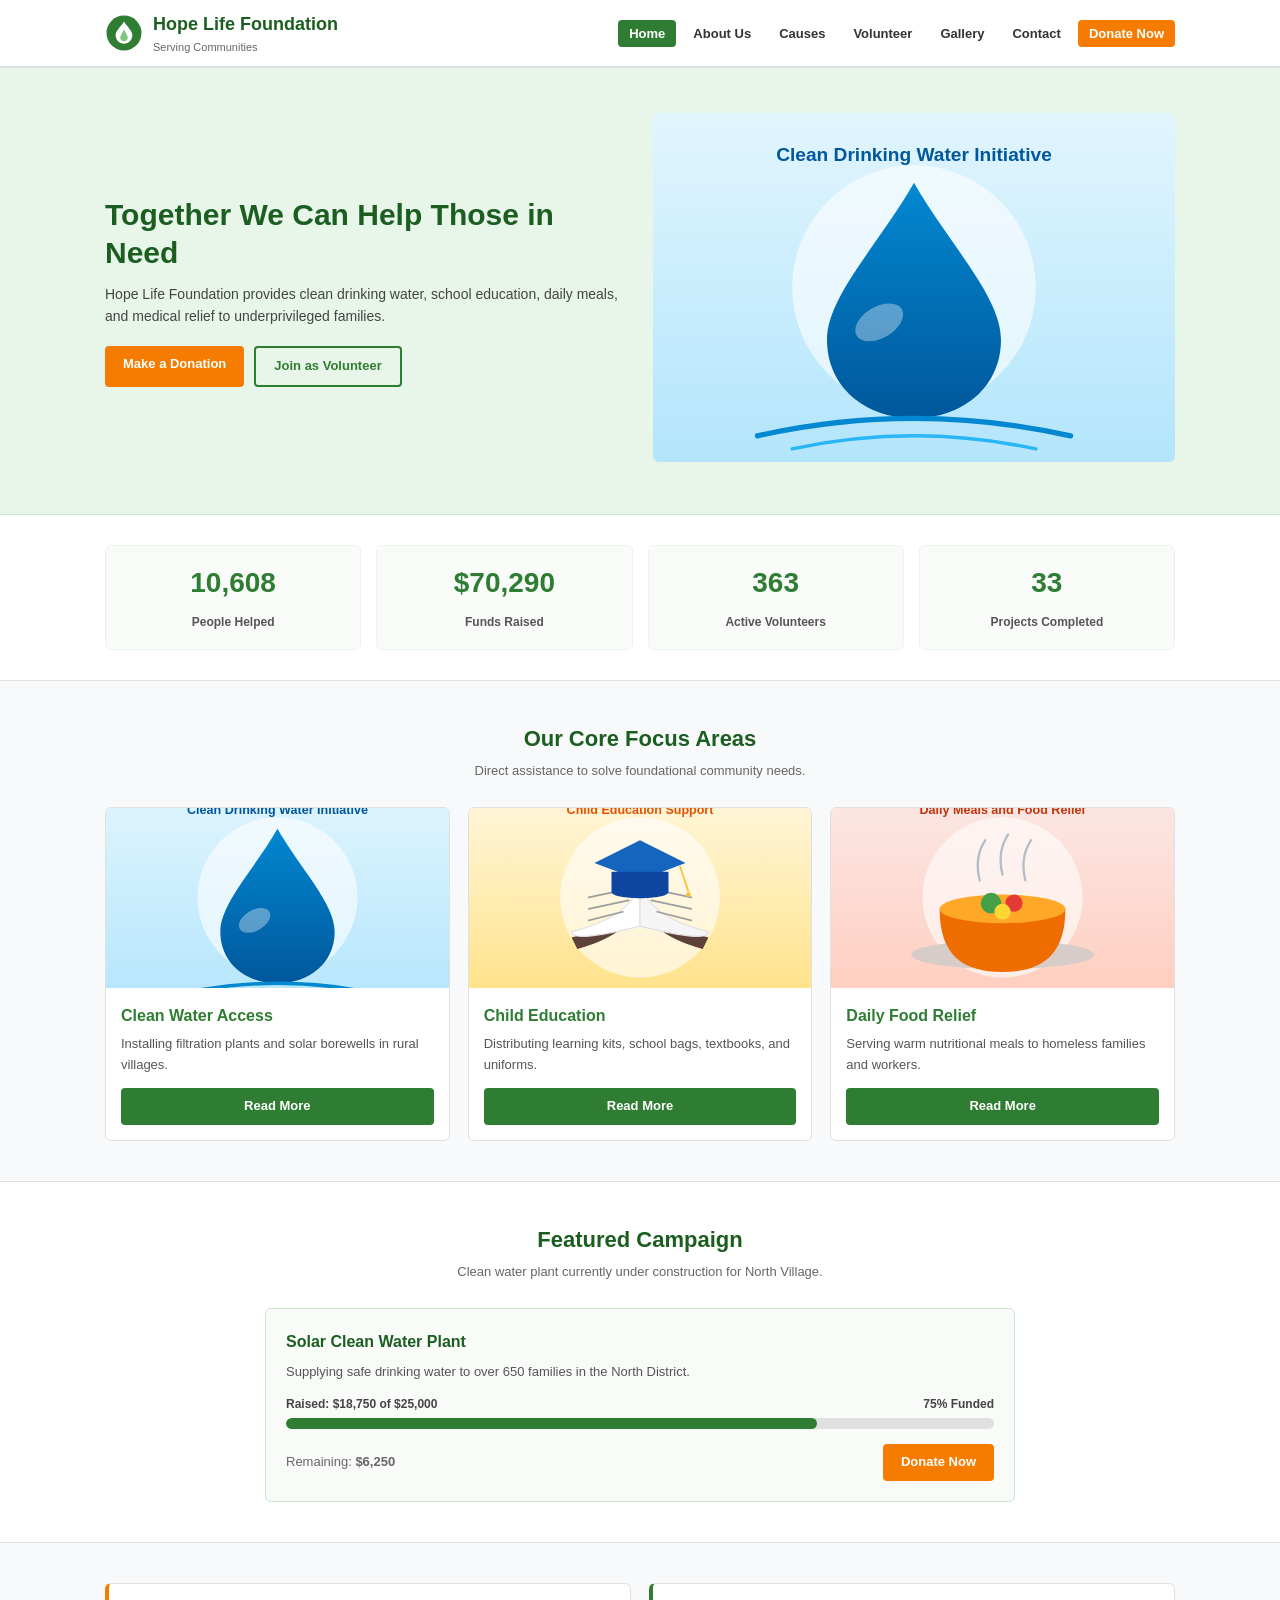
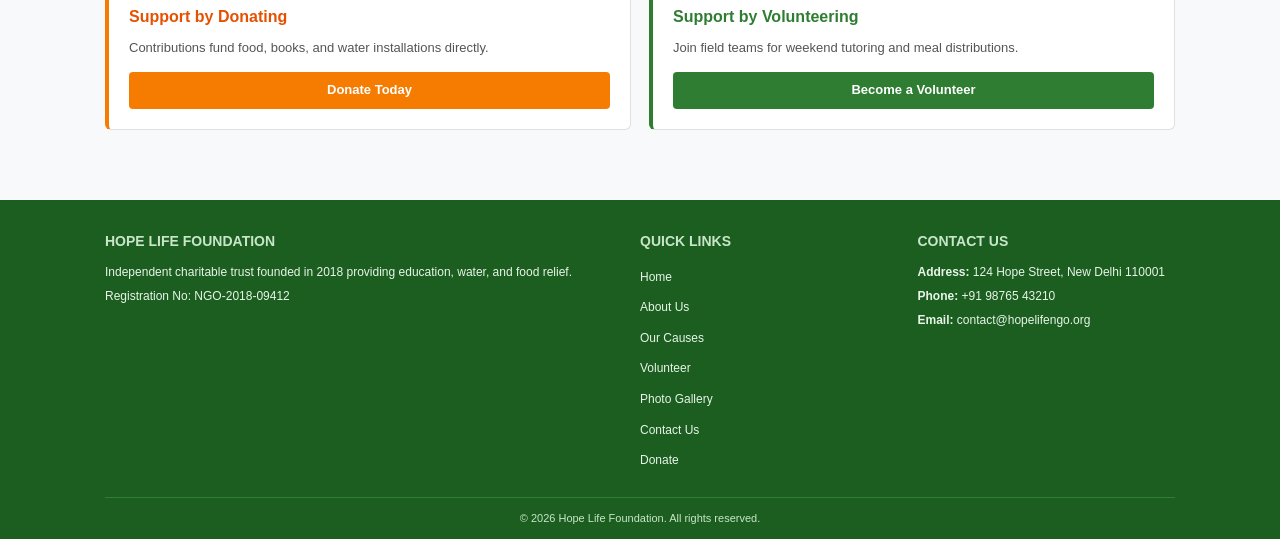
<file: index.html>
<!DOCTYPE html>
<html lang="en">
<head>
  <meta charset="UTF-8">
  <meta name="viewport" content="width=device-width, initial-scale=1.0">
  <title>Hope Life Foundation</title>
  <link rel="stylesheet" href="css/style.css">
</head>
<body>

  <header>
    <div class="nav-container">
      <a href="index.html" class="logo-area">
        <img src="images/logo.svg" alt="Logo">
        <div class="logo-text">
          <h1>Hope Life Foundation</h1>
          <p>Serving Communities</p>
        </div>
      </a>
      <nav>
        <ul>
          <li><a href="index.html" class="active">Home</a></li>
          <li><a href="about.html">About Us</a></li>
          <li><a href="causes.html">Causes</a></li>
          <li><a href="volunteer.html">Volunteer</a></li>
          <li><a href="gallery.html">Gallery</a></li>
          <li><a href="contact.html">Contact</a></li>
          <li><a href="donate.html" class="nav-donate-btn">Donate Now</a></li>
        </ul>
      </nav>
    </div>
  </header>

  <section class="hero">
    <div class="container">
      <div class="hero-content">
        <div class="hero-text">
          <h2>Together We Can Help Those in Need</h2>
          <p>
            Hope Life Foundation provides clean drinking water, school education,
            daily meals, and medical relief to underprivileged families.
          </p>
          <div class="hero-buttons">
            <a href="donate.html" class="btn btn-primary">Make a Donation</a>
            <a href="volunteer.html" class="btn btn-outline">Join as Volunteer</a>
          </div>
        </div>
        <div class="hero-image">
          <img src="images/water.svg" alt="Clean Water Project">
        </div>
      </div>
    </div>
  </section>

  <section class="counters-section">
    <div class="container">
      <div class="counters-grid">
        <div class="counter-card">
          <span class="counter-number" data-target="12450">0</span>
          <span class="counter-label">People Helped</span>
        </div>
        <div class="counter-card">
          <span class="counter-number" data-target="85200" data-prefix="$">0</span>
          <span class="counter-label">Funds Raised</span>
        </div>
        <div class="counter-card">
          <span class="counter-number" data-target="430">0</span>
          <span class="counter-label">Active Volunteers</span>
        </div>
        <div class="counter-card">
          <span class="counter-number" data-target="38">0</span>
          <span class="counter-label">Projects Completed</span>
        </div>
      </div>
    </div>
  </section>

  <section class="section-padding">
    <div class="container">
      <div class="section-title">
        <h3>Our Core Focus Areas</h3>
        <p>Direct assistance to solve foundational community needs.</p>
      </div>

      <div class="grid-3">
        <div class="card">
          <img src="images/water.svg" alt="Clean Water">
          <div class="card-body">
            <h4>Clean Water Access</h4>
            <p>Installing filtration plants and solar borewells in rural villages.</p>
            <a href="causes.html" class="btn btn-secondary btn-block">Read More</a>
          </div>
        </div>

        <div class="card">
          <img src="images/education.svg" alt="Education">
          <div class="card-body">
            <h4>Child Education</h4>
            <p>Distributing learning kits, school bags, textbooks, and uniforms.</p>
            <a href="causes.html" class="btn btn-secondary btn-block">Read More</a>
          </div>
        </div>

        <div class="card">
          <img src="images/food.svg" alt="Food Relief">
          <div class="card-body">
            <h4>Daily Food Relief</h4>
            <p>Serving warm nutritional meals to homeless families and workers.</p>
            <a href="causes.html" class="btn btn-secondary btn-block">Read More</a>
          </div>
        </div>
      </div>
    </div>
  </section>

  <section class="section-padding" style="background: #fff; border-top: 1px solid #e0e0e0; border-bottom: 1px solid #e0e0e0;">
    <div class="container">
      <div class="section-title">
        <h3>Featured Campaign</h3>
        <p>Clean water plant currently under construction for North Village.</p>
      </div>

      <div style="max-width: 750px; margin: 0 auto; background: #f9fbf9; border: 1px solid #c8e6c9; border-radius: 6px; padding: 20px;">
        <h4 style="color: #1b5e20; margin-bottom: 8px;">Solar Clean Water Plant</h4>
        <p style="font-size: 13px; color: #555; margin-bottom: 12px;">
          Supplying safe drinking water to over 650 families in the North District.
        </p>

        <div class="progress-box">
          <div class="progress-info">
            <span>Raised: $18,750 of $25,000</span>
            <span>75% Funded</span>
          </div>
          <div class="progress-track">
            <div class="progress-fill" data-percentage="75"></div>
          </div>
        </div>

        <div style="display: flex; justify-content: space-between; align-items: center; margin-top: 15px; flex-wrap: wrap; gap: 10px;">
          <span style="font-size: 13px; color: #666;">Remaining: <strong>$6,250</strong></span>
          <a href="donate.html" class="btn btn-primary">Donate Now</a>
        </div>
      </div>
    </div>
  </section>

  <section class="section-padding">
    <div class="container">
      <div class="grid-2">
        <div class="card" style="padding: 20px; border-left: 4px solid #f57c00;">
          <h4 style="color: #e65100; margin-bottom: 8px;">Support by Donating</h4>
          <p style="font-size: 13px; color: #555; margin-bottom: 14px;">Contributions fund food, books, and water installations directly.</p>
          <a href="donate.html" class="btn btn-primary">Donate Today</a>
        </div>

        <div class="card" style="padding: 20px; border-left: 4px solid #2e7d32;">
          <h4 style="color: #2e7d32; margin-bottom: 8px;">Support by Volunteering</h4>
          <p style="font-size: 13px; color: #555; margin-bottom: 14px;">Join field teams for weekend tutoring and meal distributions.</p>
          <a href="volunteer.html" class="btn btn-secondary">Become a Volunteer</a>
        </div>
      </div>
    </div>
  </section>

  <footer>
    <div class="container">
      <div class="footer-grid">
        <div class="footer-col">
          <h4>Hope Life Foundation</h4>
          <p>Independent charitable trust founded in 2018 providing education, water, and food relief.</p>
          <p>Registration No: NGO-2018-09412</p>
        </div>

        <div class="footer-col">
          <h4>Quick Links</h4>
          <ul class="footer-links">
            <li><a href="index.html">Home</a></li>
            <li><a href="about.html">About Us</a></li>
            <li><a href="causes.html">Our Causes</a></li>
            <li><a href="volunteer.html">Volunteer</a></li>
            <li><a href="gallery.html">Photo Gallery</a></li>
            <li><a href="contact.html">Contact Us</a></li>
            <li><a href="donate.html">Donate</a></li>
          </ul>
        </div>

        <div class="footer-col">
          <h4>Contact Us</h4>
          <p><strong>Address:</strong> 124 Hope Street, New Delhi 110001</p>
          <p><strong>Phone:</strong> +91 98765 43210</p>
          <p><strong>Email:</strong> contact@hopelifengo.org</p>
        </div>
      </div>

      <div class="footer-bottom">
        <p>&copy; 2026 Hope Life Foundation. All rights reserved.</p>
      </div>
    </div>
  </footer>

  <script src="js/script.js"></script>
</body>
</html>
</file>
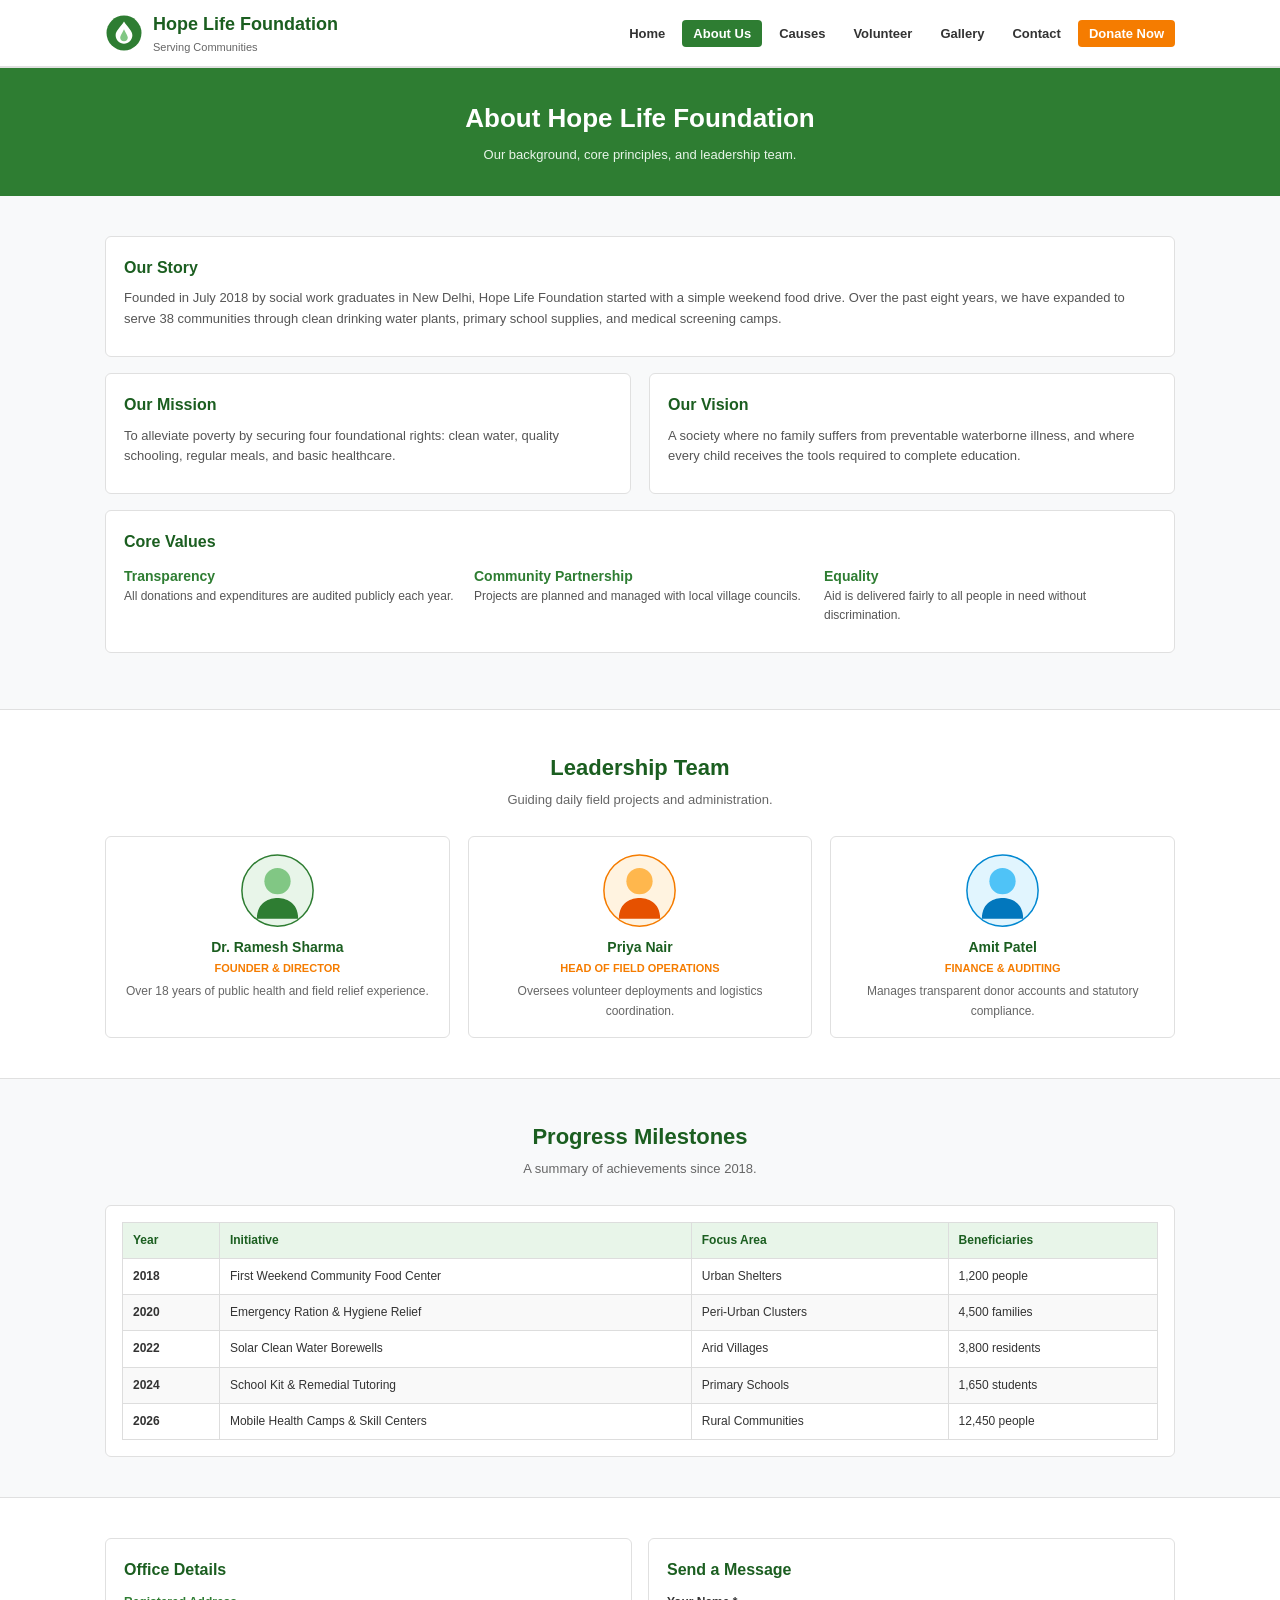
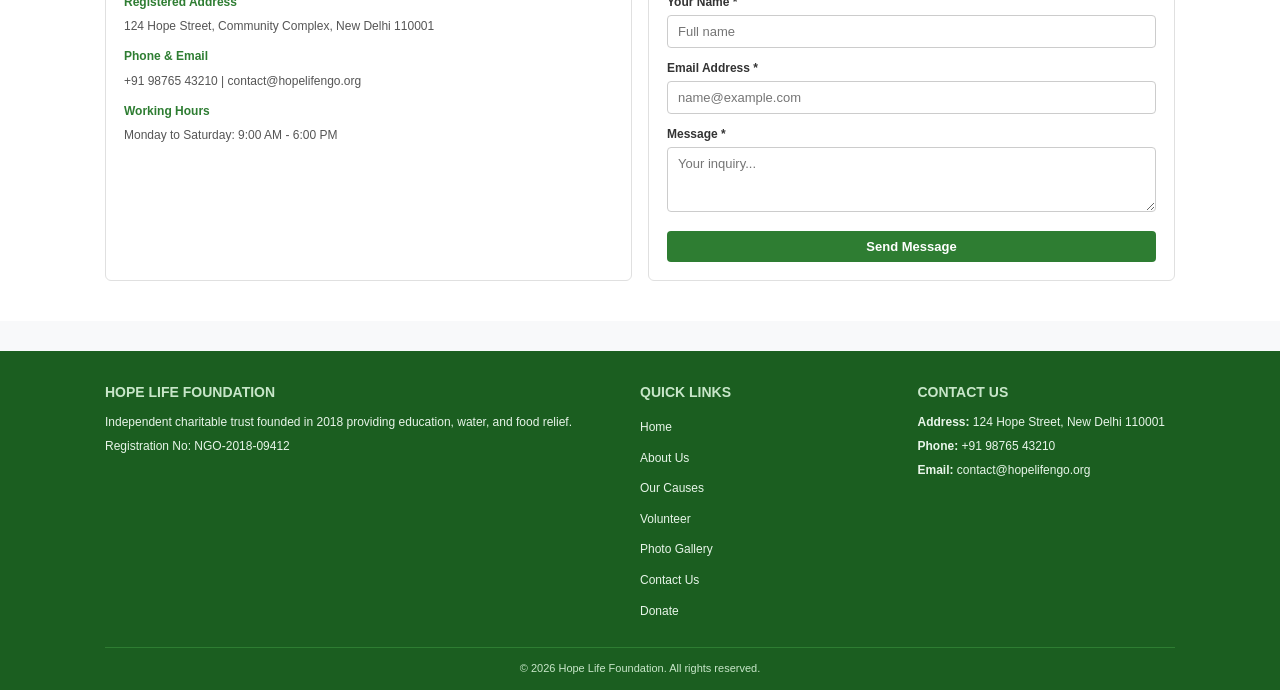
<file: about.html>
<!DOCTYPE html>
<html lang="en">
<head>
  <meta charset="UTF-8">
  <meta name="viewport" content="width=device-width, initial-scale=1.0">
  <title>About Us - Hope Life Foundation</title>
  <link rel="stylesheet" href="css/style.css">
</head>
<body>

  <header>
    <div class="nav-container">
      <a href="index.html" class="logo-area">
        <img src="images/logo.svg" alt="Logo">
        <div class="logo-text">
          <h1>Hope Life Foundation</h1>
          <p>Serving Communities</p>
        </div>
      </a>
      <nav>
        <ul>
          <li><a href="index.html">Home</a></li>
          <li><a href="about.html" class="active">About Us</a></li>
          <li><a href="causes.html">Causes</a></li>
          <li><a href="volunteer.html">Volunteer</a></li>
          <li><a href="gallery.html">Gallery</a></li>
          <li><a href="contact.html">Contact</a></li>
          <li><a href="donate.html" class="nav-donate-btn">Donate Now</a></li>
        </ul>
      </nav>
    </div>
  </header>

  <section class="page-header">
    <div class="container">
      <h2>About Hope Life Foundation</h2>
      <p>Our background, core principles, and leadership team.</p>
    </div>
  </section>

  <section class="section-padding">
    <div class="container">
      <div class="about-text-box">
        <h4>Our Story</h4>
        <p>
          Founded in July 2018 by social work graduates in New Delhi, Hope Life Foundation started
          with a simple weekend food drive. Over the past eight years, we have expanded to serve 38
          communities through clean drinking water plants, primary school supplies, and medical screening camps.
        </p>
      </div>

      <div class="grid-2">
        <div class="about-text-box">
          <h4>Our Mission</h4>
          <p>
            To alleviate poverty by securing four foundational rights: clean water, quality schooling,
            regular meals, and basic healthcare.
          </p>
        </div>

        <div class="about-text-box">
          <h4>Our Vision</h4>
          <p>
            A society where no family suffers from preventable waterborne illness, and where every child
            receives the tools required to complete education.
          </p>
        </div>
      </div>

      <div class="about-text-box">
        <h4>Core Values</h4>
        <div class="grid-3" style="margin-top: 10px;">
          <div>
            <h5 style="color: #2e7d32; font-size: 14px;">Transparency</h5>
            <p style="font-size: 12px; color: #555;">All donations and expenditures are audited publicly each year.</p>
          </div>
          <div>
            <h5 style="color: #2e7d32; font-size: 14px;">Community Partnership</h5>
            <p style="font-size: 12px; color: #555;">Projects are planned and managed with local village councils.</p>
          </div>
          <div>
            <h5 style="color: #2e7d32; font-size: 14px;">Equality</h5>
            <p style="font-size: 12px; color: #555;">Aid is delivered fairly to all people in need without discrimination.</p>
          </div>
        </div>
      </div>
    </div>
  </section>

  <section class="section-padding" style="background: #fff; border-top: 1px solid #e0e0e0; border-bottom: 1px solid #e0e0e0;">
    <div class="container">
      <div class="section-title">
        <h3>Leadership Team</h3>
        <p>Guiding daily field projects and administration.</p>
      </div>

      <div class="grid-3">
        <div class="team-card">
          <img src="images/team1.svg" alt="Dr. Ramesh Sharma">
          <h5>Dr. Ramesh Sharma</h5>
          <span class="role">Founder & Director</span>
          <p>Over 18 years of public health and field relief experience.</p>
        </div>

        <div class="team-card">
          <img src="images/team2.svg" alt="Priya Nair">
          <h5>Priya Nair</h5>
          <span class="role">Head of Field Operations</span>
          <p>Oversees volunteer deployments and logistics coordination.</p>
        </div>

        <div class="team-card">
          <img src="images/team3.svg" alt="Amit Patel">
          <h5>Amit Patel</h5>
          <span class="role">Finance & Auditing</span>
          <p>Manages transparent donor accounts and statutory compliance.</p>
        </div>
      </div>
    </div>
  </section>

  <section class="section-padding">
    <div class="container">
      <div class="section-title">
        <h3>Progress Milestones</h3>
        <p>A summary of achievements since 2018.</p>
      </div>

      <div style="background: #fff; border: 1px solid #e0e0e0; border-radius: 6px; padding: 16px; overflow-x: auto;">
        <table class="simple-table">
          <thead>
            <tr>
              <th>Year</th>
              <th>Initiative</th>
              <th>Focus Area</th>
              <th>Beneficiaries</th>
            </tr>
          </thead>
          <tbody>
            <tr>
              <td><strong>2018</strong></td>
              <td>First Weekend Community Food Center</td>
              <td>Urban Shelters</td>
              <td>1,200 people</td>
            </tr>
            <tr>
              <td><strong>2020</strong></td>
              <td>Emergency Ration & Hygiene Relief</td>
              <td>Peri-Urban Clusters</td>
              <td>4,500 families</td>
            </tr>
            <tr>
              <td><strong>2022</strong></td>
              <td>Solar Clean Water Borewells</td>
              <td>Arid Villages</td>
              <td>3,800 residents</td>
            </tr>
            <tr>
              <td><strong>2024</strong></td>
              <td>School Kit & Remedial Tutoring</td>
              <td>Primary Schools</td>
              <td>1,650 students</td>
            </tr>
            <tr>
              <td><strong>2026</strong></td>
              <td>Mobile Health Camps & Skill Centers</td>
              <td>Rural Communities</td>
              <td>12,450 people</td>
            </tr>
          </tbody>
        </table>
      </div>
    </div>
  </section>

  <section class="section-padding" style="background: #fff; border-top: 1px solid #e0e0e0;">
    <div class="container">
      <div class="contact-grid">
        <div class="contact-card">
          <h4>Office Details</h4>
          <div class="contact-item">
            <strong>Registered Address</strong>
            <span>124 Hope Street, Community Complex, New Delhi 110001</span>
          </div>
          <div class="contact-item">
            <strong>Phone & Email</strong>
            <span>+91 98765 43210 | contact@hopelifengo.org</span>
          </div>
          <div class="contact-item">
            <strong>Working Hours</strong>
            <span>Monday to Saturday: 9:00 AM - 6:00 PM</span>
          </div>
        </div>

        <div class="contact-card">
          <h4>Send a Message</h4>
          <form id="quickContactForm">
            <div class="form-group">
              <label for="contactName">Your Name *</label>
              <input type="text" id="contactName" placeholder="Full name" required>
            </div>
            <div class="form-group">
              <label for="contactEmail">Email Address *</label>
              <input type="email" id="contactEmail" placeholder="name@example.com" required>
            </div>
            <div class="form-group">
              <label for="contactMessage">Message *</label>
              <textarea id="contactMessage" rows="2" placeholder="Your inquiry..." required></textarea>
            </div>
            <button type="submit" class="btn btn-secondary btn-block">Send Message</button>
            <div id="contactStatus" class="status-message"></div>
          </form>
        </div>
      </div>
    </div>
  </section>

  <footer>
    <div class="container">
      <div class="footer-grid">
        <div class="footer-col">
          <h4>Hope Life Foundation</h4>
          <p>Independent charitable trust founded in 2018 providing education, water, and food relief.</p>
          <p>Registration No: NGO-2018-09412</p>
        </div>

        <div class="footer-col">
          <h4>Quick Links</h4>
          <ul class="footer-links">
            <li><a href="index.html">Home</a></li>
            <li><a href="about.html">About Us</a></li>
            <li><a href="causes.html">Our Causes</a></li>
            <li><a href="volunteer.html">Volunteer</a></li>
            <li><a href="gallery.html">Photo Gallery</a></li>
            <li><a href="contact.html">Contact Us</a></li>
            <li><a href="donate.html">Donate</a></li>
          </ul>
        </div>

        <div class="footer-col">
          <h4>Contact Us</h4>
          <p><strong>Address:</strong> 124 Hope Street, New Delhi 110001</p>
          <p><strong>Phone:</strong> +91 98765 43210</p>
          <p><strong>Email:</strong> contact@hopelifengo.org</p>
        </div>
      </div>

      <div class="footer-bottom">
        <p>&copy; 2026 Hope Life Foundation. All rights reserved.</p>
      </div>
    </div>
  </footer>

  <script src="js/script.js"></script>
</body>
</html>
</file>
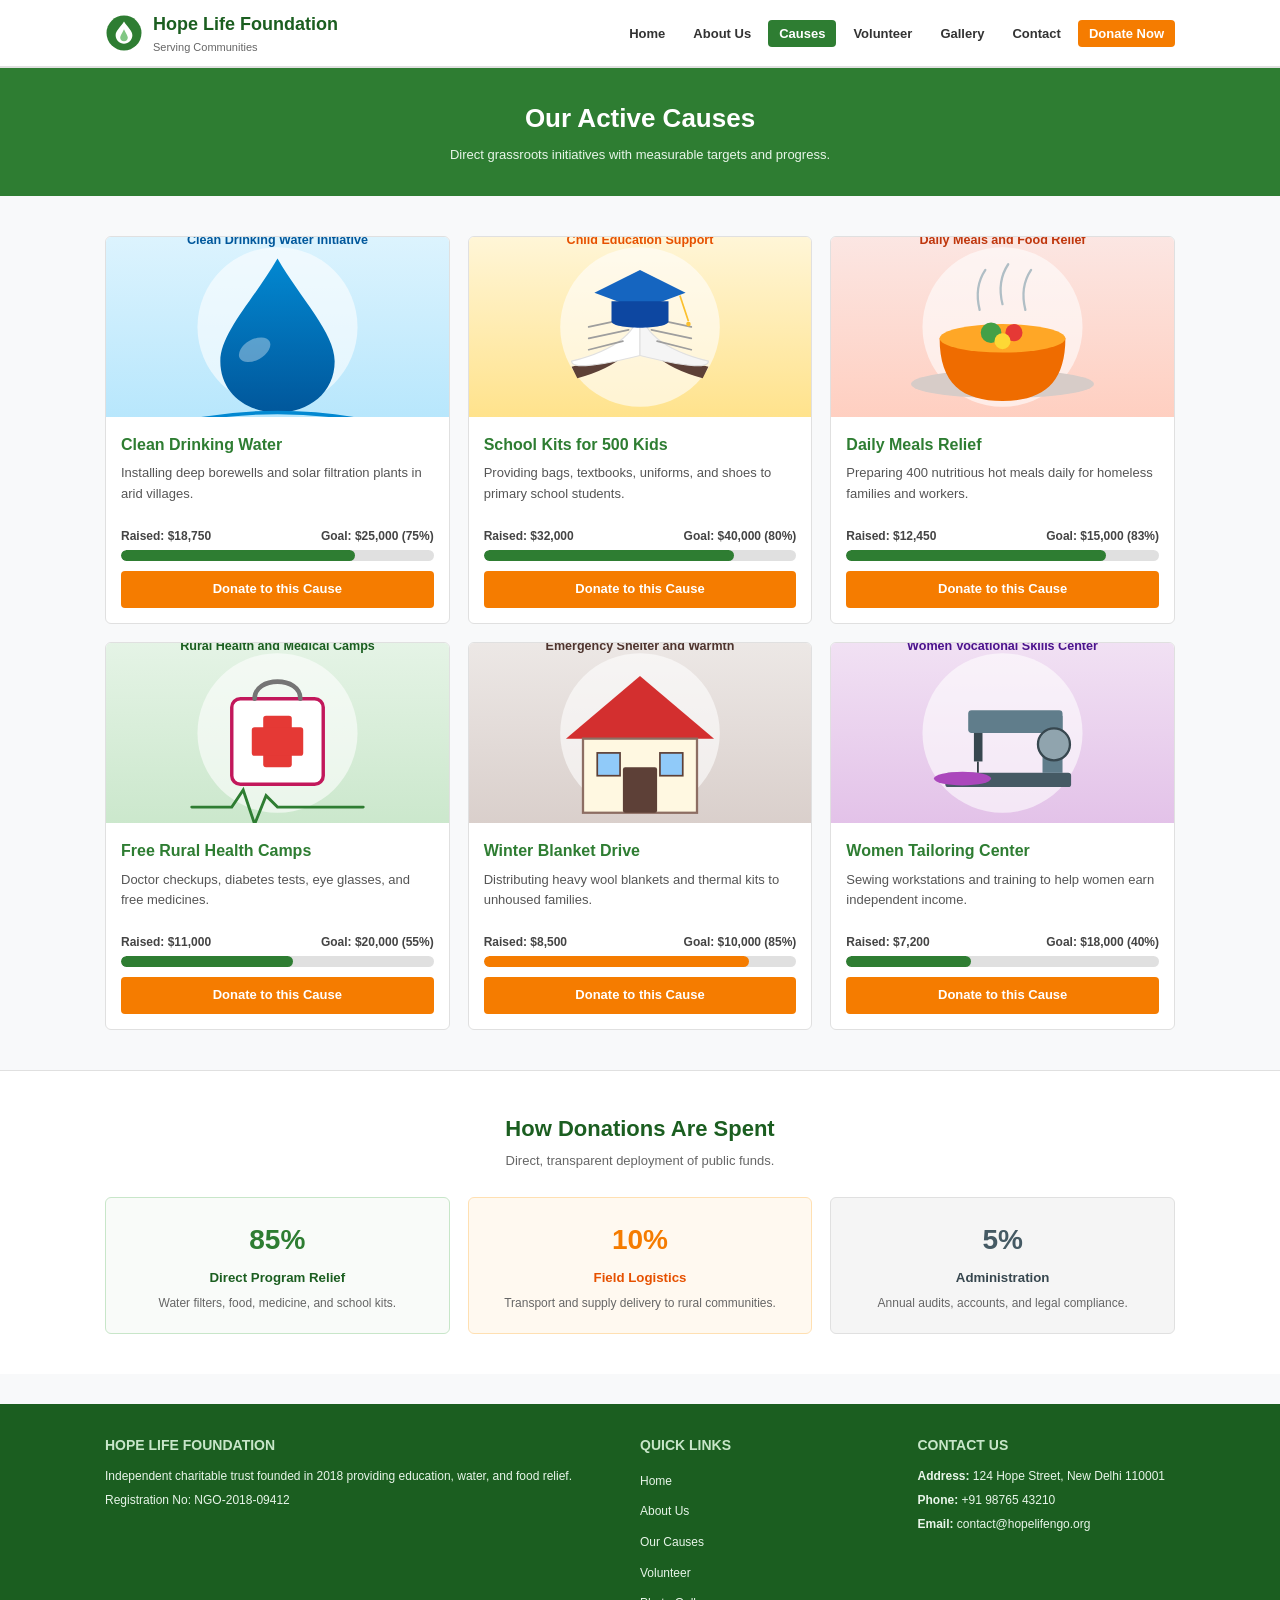
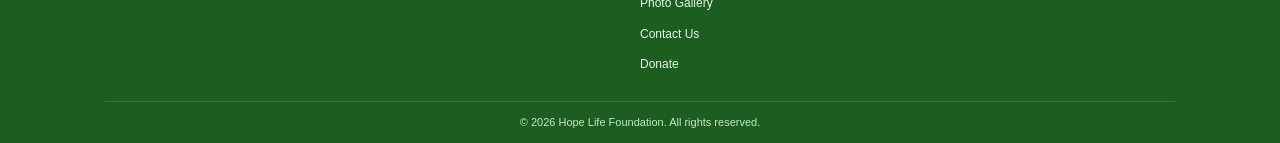
<file: causes.html>
<!DOCTYPE html>
<html lang="en">
<head>
  <meta charset="UTF-8">
  <meta name="viewport" content="width=device-width, initial-scale=1.0">
  <title>Causes - Hope Life Foundation</title>
  <link rel="stylesheet" href="css/style.css">
</head>
<body>

  <header>
    <div class="nav-container">
      <a href="index.html" class="logo-area">
        <img src="images/logo.svg" alt="Logo">
        <div class="logo-text">
          <h1>Hope Life Foundation</h1>
          <p>Serving Communities</p>
        </div>
      </a>
      <nav>
        <ul>
          <li><a href="index.html">Home</a></li>
          <li><a href="about.html">About Us</a></li>
          <li><a href="causes.html" class="active">Causes</a></li>
          <li><a href="volunteer.html">Volunteer</a></li>
          <li><a href="gallery.html">Gallery</a></li>
          <li><a href="contact.html">Contact</a></li>
          <li><a href="donate.html" class="nav-donate-btn">Donate Now</a></li>
        </ul>
      </nav>
    </div>
  </header>

  <section class="page-header">
    <div class="container">
      <h2>Our Active Causes</h2>
      <p>Direct grassroots initiatives with measurable targets and progress.</p>
    </div>
  </section>

  <section class="section-padding">
    <div class="container">
      <div class="grid-3">

        <div class="card">
          <img src="images/water.svg" alt="Clean Water">
          <div class="card-body">
            <h4>Clean Drinking Water</h4>
            <p>Installing deep borewells and solar filtration plants in arid villages.</p>
            <div class="progress-box">
              <div class="progress-info">
                <span>Raised: $18,750</span>
                <span>Goal: $25,000 (75%)</span>
              </div>
              <div class="progress-track">
                <div class="progress-fill" data-percentage="75"></div>
              </div>
            </div>
            <a href="donate.html" class="btn btn-primary btn-block">Donate to this Cause</a>
          </div>
        </div>

        <div class="card">
          <img src="images/education.svg" alt="Education">
          <div class="card-body">
            <h4>School Kits for 500 Kids</h4>
            <p>Providing bags, textbooks, uniforms, and shoes to primary school students.</p>
            <div class="progress-box">
              <div class="progress-info">
                <span>Raised: $32,000</span>
                <span>Goal: $40,000 (80%)</span>
              </div>
              <div class="progress-track">
                <div class="progress-fill" data-percentage="80"></div>
              </div>
            </div>
            <a href="donate.html" class="btn btn-primary btn-block">Donate to this Cause</a>
          </div>
        </div>

        <div class="card">
          <img src="images/food.svg" alt="Food Relief">
          <div class="card-body">
            <h4>Daily Meals Relief</h4>
            <p>Preparing 400 nutritious hot meals daily for homeless families and workers.</p>
            <div class="progress-box">
              <div class="progress-info">
                <span>Raised: $12,450</span>
                <span>Goal: $15,000 (83%)</span>
              </div>
              <div class="progress-track">
                <div class="progress-fill" data-percentage="83"></div>
              </div>
            </div>
            <a href="donate.html" class="btn btn-primary btn-block">Donate to this Cause</a>
          </div>
        </div>

        <div class="card">
          <img src="images/medical.svg" alt="Medical Camp">
          <div class="card-body">
            <h4>Free Rural Health Camps</h4>
            <p>Doctor checkups, diabetes tests, eye glasses, and free medicines.</p>
            <div class="progress-box">
              <div class="progress-info">
                <span>Raised: $11,000</span>
                <span>Goal: $20,000 (55%)</span>
              </div>
              <div class="progress-track">
                <div class="progress-fill" data-percentage="55"></div>
              </div>
            </div>
            <a href="donate.html" class="btn btn-primary btn-block">Donate to this Cause</a>
          </div>
        </div>

        <div class="card">
          <img src="images/shelter.svg" alt="Winter Shelter">
          <div class="card-body">
            <h4>Winter Blanket Drive</h4>
            <p>Distributing heavy wool blankets and thermal kits to unhoused families.</p>
            <div class="progress-box">
              <div class="progress-info">
                <span>Raised: $8,500</span>
                <span>Goal: $10,000 (85%)</span>
              </div>
              <div class="progress-track">
                <div class="progress-fill urgent" data-percentage="85"></div>
              </div>
            </div>
            <a href="donate.html" class="btn btn-primary btn-block">Donate to this Cause</a>
          </div>
        </div>

        <div class="card">
          <img src="images/skills.svg" alt="Women Skills">
          <div class="card-body">
            <h4>Women Tailoring Center</h4>
            <p>Sewing workstations and training to help women earn independent income.</p>
            <div class="progress-box">
              <div class="progress-info">
                <span>Raised: $7,200</span>
                <span>Goal: $18,000 (40%)</span>
              </div>
              <div class="progress-track">
                <div class="progress-fill" data-percentage="40"></div>
              </div>
            </div>
            <a href="donate.html" class="btn btn-primary btn-block">Donate to this Cause</a>
          </div>
        </div>

      </div>
    </div>
  </section>

  <section class="section-padding" style="background: #fff; border-top: 1px solid #e0e0e0;">
    <div class="container">
      <div class="section-title">
        <h3>How Donations Are Spent</h3>
        <p>Direct, transparent deployment of public funds.</p>
      </div>

      <div class="grid-3">
        <div style="background: #f9fbf9; border: 1px solid #c8e6c9; border-radius: 6px; padding: 20px; text-align: center;">
          <h4 style="font-size: 28px; color: #2e7d32; margin-bottom: 4px;">85%</h4>
          <h5 style="color: #1b5e20; margin-bottom: 6px;">Direct Program Relief</h5>
          <p style="font-size: 12px; color: #666;">Water filters, food, medicine, and school kits.</p>
        </div>

        <div style="background: #fff9f0; border: 1px solid #ffe0b2; border-radius: 6px; padding: 20px; text-align: center;">
          <h4 style="font-size: 28px; color: #f57c00; margin-bottom: 4px;">10%</h4>
          <h5 style="color: #e65100; margin-bottom: 6px;">Field Logistics</h5>
          <p style="font-size: 12px; color: #666;">Transport and supply delivery to rural communities.</p>
        </div>

        <div style="background: #f5f5f5; border: 1px solid #e0e0e0; border-radius: 6px; padding: 20px; text-align: center;">
          <h4 style="font-size: 28px; color: #455a64; margin-bottom: 4px;">5%</h4>
          <h5 style="color: #37474f; margin-bottom: 6px;">Administration</h5>
          <p style="font-size: 12px; color: #666;">Annual audits, accounts, and legal compliance.</p>
        </div>
      </div>
    </div>
  </section>

  <footer>
    <div class="container">
      <div class="footer-grid">
        <div class="footer-col">
          <h4>Hope Life Foundation</h4>
          <p>Independent charitable trust founded in 2018 providing education, water, and food relief.</p>
          <p>Registration No: NGO-2018-09412</p>
        </div>

        <div class="footer-col">
          <h4>Quick Links</h4>
          <ul class="footer-links">
            <li><a href="index.html">Home</a></li>
            <li><a href="about.html">About Us</a></li>
            <li><a href="causes.html">Our Causes</a></li>
            <li><a href="volunteer.html">Volunteer</a></li>
            <li><a href="gallery.html">Photo Gallery</a></li>
            <li><a href="contact.html">Contact Us</a></li>
            <li><a href="donate.html">Donate</a></li>
          </ul>
        </div>

        <div class="footer-col">
          <h4>Contact Us</h4>
          <p><strong>Address:</strong> 124 Hope Street, New Delhi 110001</p>
          <p><strong>Phone:</strong> +91 98765 43210</p>
          <p><strong>Email:</strong> contact@hopelifengo.org</p>
        </div>
      </div>

      <div class="footer-bottom">
        <p>&copy; 2026 Hope Life Foundation. All rights reserved.</p>
      </div>
    </div>
  </footer>

  <script src="js/script.js"></script>
</body>
</html>
</file>
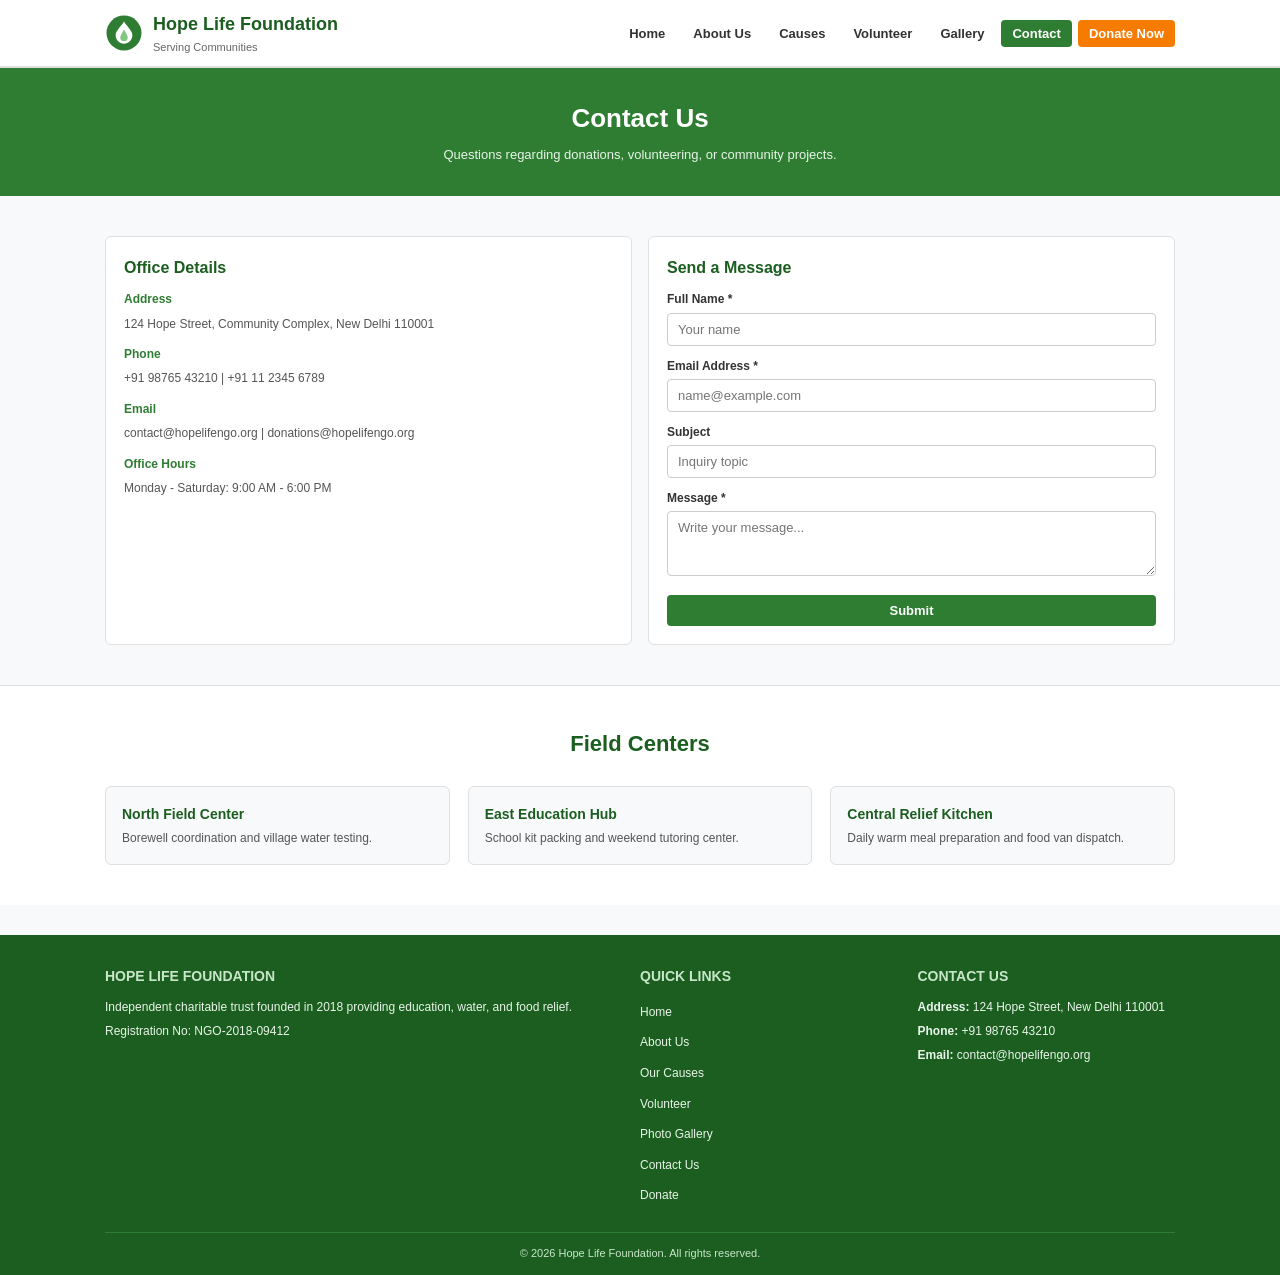
<file: contact.html>
<!DOCTYPE html>
<html lang="en">
<head>
  <meta charset="UTF-8">
  <meta name="viewport" content="width=device-width, initial-scale=1.0">
  <title>Contact - Hope Life Foundation</title>
  <link rel="stylesheet" href="css/style.css">
</head>
<body>

  <header>
    <div class="nav-container">
      <a href="index.html" class="logo-area">
        <img src="images/logo.svg" alt="Logo">
        <div class="logo-text">
          <h1>Hope Life Foundation</h1>
          <p>Serving Communities</p>
        </div>
      </a>
      <nav>
        <ul>
          <li><a href="index.html">Home</a></li>
          <li><a href="about.html">About Us</a></li>
          <li><a href="causes.html">Causes</a></li>
          <li><a href="volunteer.html">Volunteer</a></li>
          <li><a href="gallery.html">Gallery</a></li>
          <li><a href="contact.html" class="active">Contact</a></li>
          <li><a href="donate.html" class="nav-donate-btn">Donate Now</a></li>
        </ul>
      </nav>
    </div>
  </header>

  <section class="page-header">
    <div class="container">
      <h2>Contact Us</h2>
      <p>Questions regarding donations, volunteering, or community projects.</p>
    </div>
  </section>

  <section class="section-padding">
    <div class="container">
      <div class="contact-grid">

        <div class="contact-card">
          <h4>Office Details</h4>
          <div class="contact-item">
            <strong>Address</strong>
            <span>124 Hope Street, Community Complex, New Delhi 110001</span>
          </div>
          <div class="contact-item">
            <strong>Phone</strong>
            <span>+91 98765 43210 | +91 11 2345 6789</span>
          </div>
          <div class="contact-item">
            <strong>Email</strong>
            <span>contact@hopelifengo.org | donations@hopelifengo.org</span>
          </div>
          <div class="contact-item">
            <strong>Office Hours</strong>
            <span>Monday - Saturday: 9:00 AM - 6:00 PM</span>
          </div>
        </div>

        <div class="contact-card">
          <h4>Send a Message</h4>
          <form id="quickContactForm">
            <div class="form-group">
              <label for="contactName">Full Name *</label>
              <input type="text" id="contactName" placeholder="Your name" required>
            </div>
            <div class="form-group">
              <label for="contactEmail">Email Address *</label>
              <input type="email" id="contactEmail" placeholder="name@example.com" required>
            </div>
            <div class="form-group">
              <label for="contactSubject">Subject</label>
              <input type="text" id="contactSubject" placeholder="Inquiry topic">
            </div>
            <div class="form-group">
              <label for="contactMessage">Message *</label>
              <textarea id="contactMessage" rows="3" placeholder="Write your message..." required></textarea>
            </div>
            <button type="submit" class="btn btn-secondary btn-block">Submit</button>
            <div id="contactStatus" class="status-message"></div>
          </form>
        </div>

      </div>
    </div>
  </section>

  <section class="section-padding" style="background: #fff; border-top: 1px solid #e0e0e0;">
    <div class="container">
      <div class="section-title">
        <h3>Field Centers</h3>
      </div>
      <div class="grid-3">
        <div style="background: #f8f9fa; border: 1px solid #e0e0e0; border-radius: 6px; padding: 16px;">
          <h4 style="font-size: 14px; color: #1b5e20; margin-bottom: 4px;">North Field Center</h4>
          <p style="font-size: 12px; color: #555;">Borewell coordination and village water testing.</p>
        </div>
        <div style="background: #f8f9fa; border: 1px solid #e0e0e0; border-radius: 6px; padding: 16px;">
          <h4 style="font-size: 14px; color: #1b5e20; margin-bottom: 4px;">East Education Hub</h4>
          <p style="font-size: 12px; color: #555;">School kit packing and weekend tutoring center.</p>
        </div>
        <div style="background: #f8f9fa; border: 1px solid #e0e0e0; border-radius: 6px; padding: 16px;">
          <h4 style="font-size: 14px; color: #1b5e20; margin-bottom: 4px;">Central Relief Kitchen</h4>
          <p style="font-size: 12px; color: #555;">Daily warm meal preparation and food van dispatch.</p>
        </div>
      </div>
    </div>
  </section>

  <footer>
    <div class="container">
      <div class="footer-grid">
        <div class="footer-col">
          <h4>Hope Life Foundation</h4>
          <p>Independent charitable trust founded in 2018 providing education, water, and food relief.</p>
          <p>Registration No: NGO-2018-09412</p>
        </div>

        <div class="footer-col">
          <h4>Quick Links</h4>
          <ul class="footer-links">
            <li><a href="index.html">Home</a></li>
            <li><a href="about.html">About Us</a></li>
            <li><a href="causes.html">Our Causes</a></li>
            <li><a href="volunteer.html">Volunteer</a></li>
            <li><a href="gallery.html">Photo Gallery</a></li>
            <li><a href="contact.html">Contact Us</a></li>
            <li><a href="donate.html">Donate</a></li>
          </ul>
        </div>

        <div class="footer-col">
          <h4>Contact Us</h4>
          <p><strong>Address:</strong> 124 Hope Street, New Delhi 110001</p>
          <p><strong>Phone:</strong> +91 98765 43210</p>
          <p><strong>Email:</strong> contact@hopelifengo.org</p>
        </div>
      </div>

      <div class="footer-bottom">
        <p>&copy; 2026 Hope Life Foundation. All rights reserved.</p>
      </div>
    </div>
  </footer>

  <script src="js/script.js"></script>
</body>
</html>
</file>
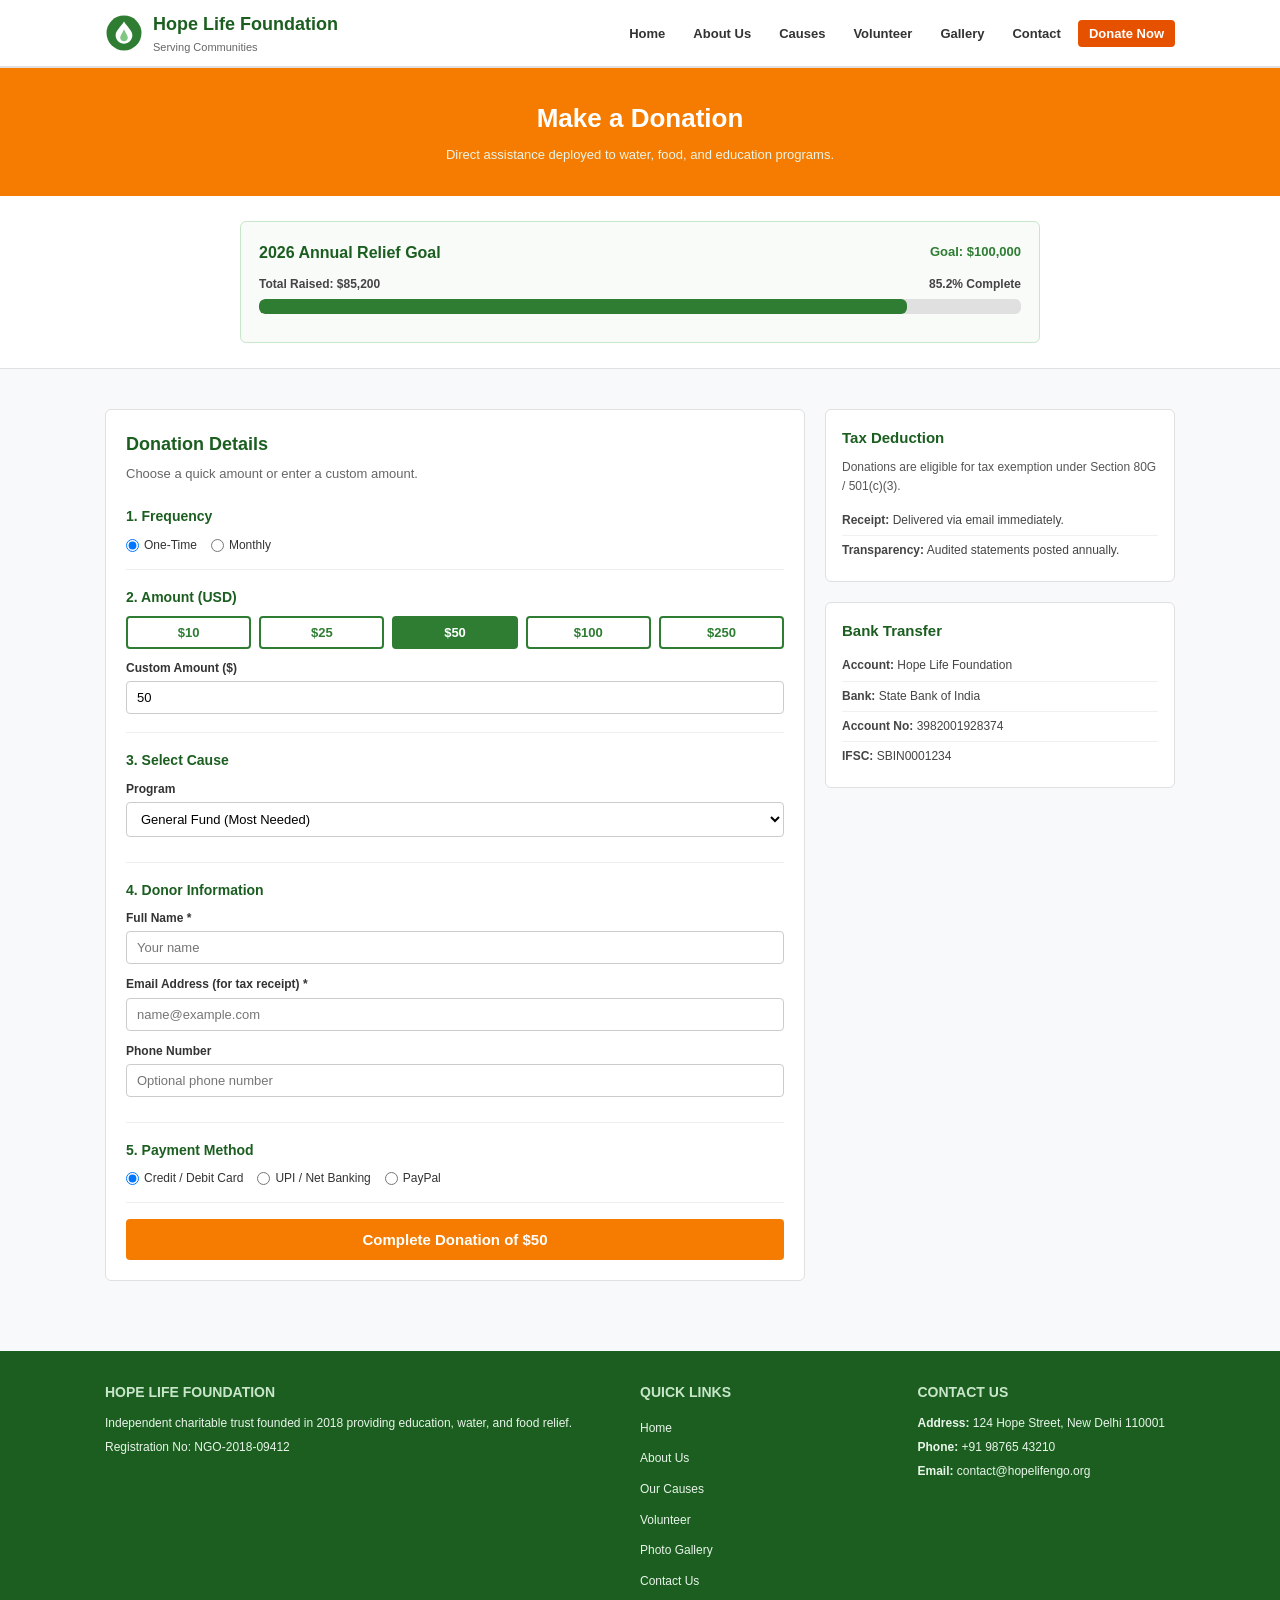
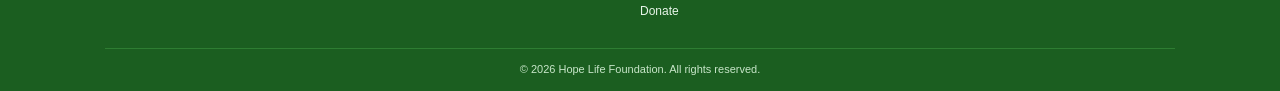
<file: donate.html>
<!DOCTYPE html>
<html lang="en">
<head>
  <meta charset="UTF-8">
  <meta name="viewport" content="width=device-width, initial-scale=1.0">
  <title>Donate - Hope Life Foundation</title>
  <link rel="stylesheet" href="css/style.css">
</head>
<body>

  <header>
    <div class="nav-container">
      <a href="index.html" class="logo-area">
        <img src="images/logo.svg" alt="Logo">
        <div class="logo-text">
          <h1>Hope Life Foundation</h1>
          <p>Serving Communities</p>
        </div>
      </a>
      <nav>
        <ul>
          <li><a href="index.html">Home</a></li>
          <li><a href="about.html">About Us</a></li>
          <li><a href="causes.html">Causes</a></li>
          <li><a href="volunteer.html">Volunteer</a></li>
          <li><a href="gallery.html">Gallery</a></li>
          <li><a href="contact.html">Contact</a></li>
          <li><a href="donate.html" class="nav-donate-btn active">Donate Now</a></li>
        </ul>
      </nav>
    </div>
  </header>

  <section class="page-header" style="background: #f57c00;">
    <div class="container">
      <h2>Make a Donation</h2>
      <p>Direct assistance deployed to water, food, and education programs.</p>
    </div>
  </section>

  <section class="section-padding" style="background: #fff; border-bottom: 1px solid #e0e0e0; padding: 25px 0;">
    <div class="container">
      <div style="max-width: 800px; margin: 0 auto; background: #f9fbf9; border: 1px solid #c8e6c9; border-radius: 6px; padding: 18px;">
        <div style="display: flex; justify-content: space-between; align-items: center; margin-bottom: 6px; flex-wrap: wrap;">
          <h3 style="font-size: 16px; color: #1b5e20;">2026 Annual Relief Goal</h3>
          <span style="font-size: 13px; font-weight: bold; color: #2e7d32;">Goal: $100,000</span>
        </div>
        <div class="progress-box">
          <div class="progress-info">
            <span>Total Raised: $85,200</span>
            <span>85.2% Complete</span>
          </div>
          <div class="progress-track" style="height: 15px;">
            <div class="progress-fill" data-percentage="85"></div>
          </div>
        </div>
      </div>
    </div>
  </section>

  <section class="section-padding">
    <div class="container">
      <div class="donate-layout">

        <div class="form-box">
          <h3 style="font-size: 18px; color: #1b5e20; margin-bottom: 6px;">Donation Details</h3>
          <p style="font-size: 13px; color: #666; margin-bottom: 20px;">Choose a quick amount or enter a custom amount.</p>

          <form id="donationForm" novalidate>
            <div class="form-step">
              <h4>1. Frequency</h4>
              <div class="radio-group">
                <label class="radio-option">
                  <input type="radio" name="frequency" value="one-time" checked> One-Time
                </label>
                <label class="radio-option">
                  <input type="radio" name="frequency" value="monthly"> Monthly
                </label>
              </div>
            </div>

            <div class="form-step">
              <h4>2. Amount (USD)</h4>
              <div class="quick-amounts">
                <button type="button" class="quick-btn" data-amount="10">$10</button>
                <button type="button" class="quick-btn" data-amount="25">$25</button>
                <button type="button" class="quick-btn active" data-amount="50">$50</button>
                <button type="button" class="quick-btn" data-amount="100">$100</button>
                <button type="button" class="quick-btn" data-amount="250">$250</button>
              </div>

              <div class="form-group" style="margin-bottom: 4px;">
                <label for="customAmount">Custom Amount ($)</label>
                <input type="number" id="customAmount" value="50" min="1" step="any" required>
                <div id="amountError" class="field-error">Please enter a valid amount.</div>
              </div>
            </div>

            <div class="form-step">
              <h4>3. Select Cause</h4>
              <div class="form-group">
                <label for="causeSelect">Program</label>
                <select id="causeSelect">
                  <option value="general">General Fund (Most Needed)</option>
                  <option value="water">Clean Drinking Water</option>
                  <option value="education">School Kits & Child Education</option>
                  <option value="food">Daily Food Distribution</option>
                  <option value="health">Rural Health Camps</option>
                  <option value="shelter">Winter Blanket Relief</option>
                </select>
              </div>
            </div>

            <div class="form-step">
              <h4>4. Donor Information</h4>
              <div class="form-group">
                <label for="donorName">Full Name *</label>
                <input type="text" id="donorName" placeholder="Your name" required>
                <div id="donorNameError" class="field-error">Please enter your full name.</div>
              </div>

              <div class="form-group">
                <label for="donorEmail">Email Address (for tax receipt) *</label>
                <input type="email" id="donorEmail" placeholder="name@example.com" required>
                <div id="donorEmailError" class="field-error">Please enter a valid email.</div>
              </div>

              <div class="form-group">
                <label for="donorPhone">Phone Number</label>
                <input type="tel" id="donorPhone" placeholder="Optional phone number">
              </div>
            </div>

            <div class="form-step">
              <h4>5. Payment Method</h4>
              <div class="radio-group">
                <label class="radio-option">
                  <input type="radio" name="paymentMethod" value="card" checked> Credit / Debit Card
                </label>
                <label class="radio-option">
                  <input type="radio" name="paymentMethod" value="upi"> UPI / Net Banking
                </label>
                <label class="radio-option">
                  <input type="radio" name="paymentMethod" value="paypal"> PayPal
                </label>
              </div>
            </div>

            <button type="submit" id="donateSubmitBtn" class="btn btn-primary btn-block" style="padding: 12px; font-size: 15px;">
              Complete Donation of $50
            </button>

            <div id="receiptBox" class="receipt-box"></div>
          </form>
        </div>

        <div>
          <div class="sidebar-info" style="margin-bottom: 20px;">
            <h4>Tax Deduction</h4>
            <p>Donations are eligible for tax exemption under Section 80G / 501(c)(3).</p>
            <ul class="sidebar-list">
              <li><strong>Receipt:</strong> Delivered via email immediately.</li>
              <li><strong>Transparency:</strong> Audited statements posted annually.</li>
            </ul>
          </div>

          <div class="sidebar-info">
            <h4>Bank Transfer</h4>
            <ul class="sidebar-list">
              <li><strong>Account:</strong> Hope Life Foundation</li>
              <li><strong>Bank:</strong> State Bank of India</li>
              <li><strong>Account No:</strong> 3982001928374</li>
              <li><strong>IFSC:</strong> SBIN0001234</li>
            </ul>
          </div>
        </div>

      </div>
    </div>
  </section>

  <footer>
    <div class="container">
      <div class="footer-grid">
        <div class="footer-col">
          <h4>Hope Life Foundation</h4>
          <p>Independent charitable trust founded in 2018 providing education, water, and food relief.</p>
          <p>Registration No: NGO-2018-09412</p>
        </div>

        <div class="footer-col">
          <h4>Quick Links</h4>
          <ul class="footer-links">
            <li><a href="index.html">Home</a></li>
            <li><a href="about.html">About Us</a></li>
            <li><a href="causes.html">Our Causes</a></li>
            <li><a href="volunteer.html">Volunteer</a></li>
            <li><a href="gallery.html">Photo Gallery</a></li>
            <li><a href="contact.html">Contact Us</a></li>
            <li><a href="donate.html">Donate</a></li>
          </ul>
        </div>

        <div class="footer-col">
          <h4>Contact Us</h4>
          <p><strong>Address:</strong> 124 Hope Street, New Delhi 110001</p>
          <p><strong>Phone:</strong> +91 98765 43210</p>
          <p><strong>Email:</strong> contact@hopelifengo.org</p>
        </div>
      </div>

      <div class="footer-bottom">
        <p>&copy; 2026 Hope Life Foundation. All rights reserved.</p>
      </div>
    </div>
  </footer>

  <script src="js/script.js"></script>
</body>
</html>
</file>
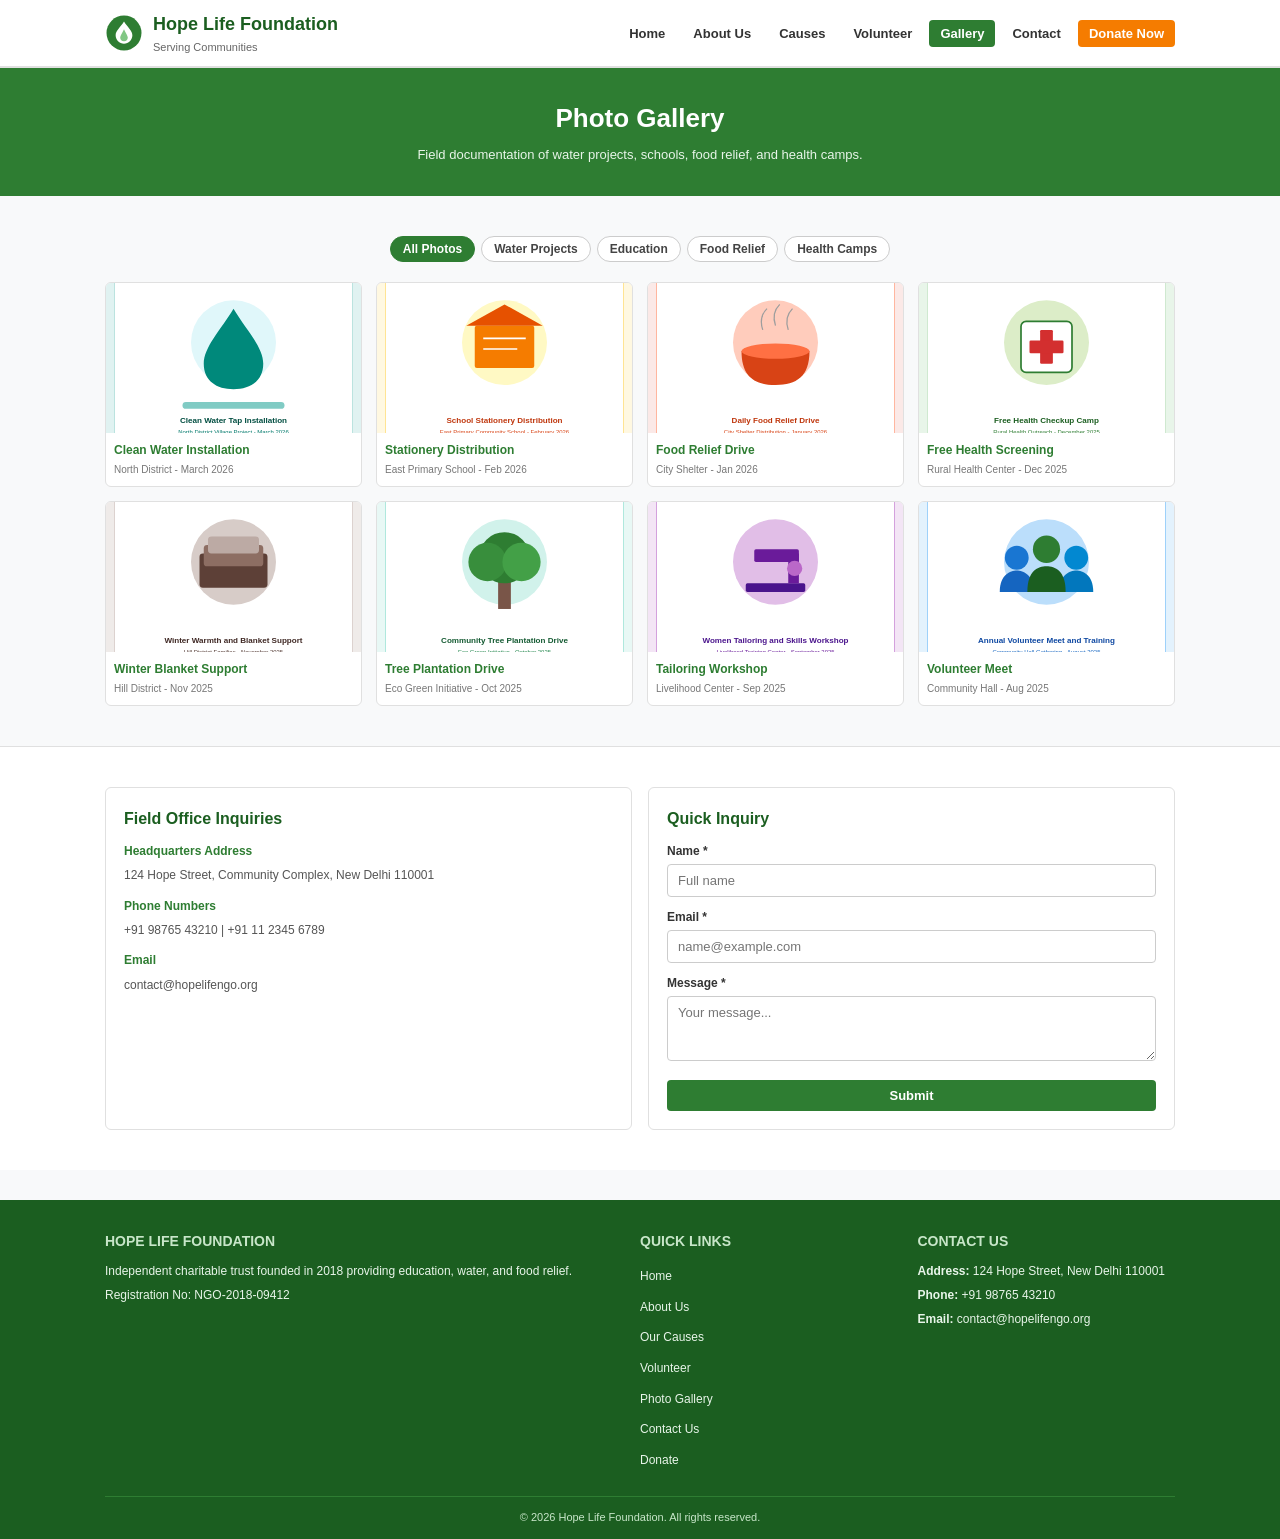
<file: gallery.html>
<!DOCTYPE html>
<html lang="en">
<head>
  <meta charset="UTF-8">
  <meta name="viewport" content="width=device-width, initial-scale=1.0">
  <title>Gallery - Hope Life Foundation</title>
  <link rel="stylesheet" href="css/style.css">
</head>
<body>

  <header>
    <div class="nav-container">
      <a href="index.html" class="logo-area">
        <img src="images/logo.svg" alt="Logo">
        <div class="logo-text">
          <h1>Hope Life Foundation</h1>
          <p>Serving Communities</p>
        </div>
      </a>
      <nav>
        <ul>
          <li><a href="index.html">Home</a></li>
          <li><a href="about.html">About Us</a></li>
          <li><a href="causes.html">Causes</a></li>
          <li><a href="volunteer.html">Volunteer</a></li>
          <li><a href="gallery.html" class="active">Gallery</a></li>
          <li><a href="contact.html">Contact</a></li>
          <li><a href="donate.html" class="nav-donate-btn">Donate Now</a></li>
        </ul>
      </nav>
    </div>
  </header>

  <section class="page-header">
    <div class="container">
      <h2>Photo Gallery</h2>
      <p>Field documentation of water projects, schools, food relief, and health camps.</p>
    </div>
  </section>

  <section class="section-padding">
    <div class="container">
      <div class="gallery-filters">
        <button type="button" class="filter-btn active" data-filter="all">All Photos</button>
        <button type="button" class="filter-btn" data-filter="water">Water Projects</button>
        <button type="button" class="filter-btn" data-filter="education">Education</button>
        <button type="button" class="filter-btn" data-filter="food">Food Relief</button>
        <button type="button" class="filter-btn" data-filter="health">Health Camps</button>
      </div>

      <div class="gallery-grid">
        <div class="gallery-item" data-category="water" data-title="Clean Water Tap Installation" data-desc="Solar borewell plant in North District serving 650 families.">
          <img src="images/gallery1.svg" alt="Clean Water">
          <div class="gallery-caption">
            <h5>Clean Water Installation</h5>
            <span>North District - March 2026</span>
          </div>
        </div>

        <div class="gallery-item" data-category="education" data-title="Stationery Distribution" data-desc="Delivering bags, books, and geometry sets to 240 primary school children.">
          <img src="images/gallery2.svg" alt="Stationery">
          <div class="gallery-caption">
            <h5>Stationery Distribution</h5>
            <span>East Primary School - Feb 2026</span>
          </div>
        </div>

        <div class="gallery-item" data-category="food" data-title="Food Relief Drive" data-desc="Preparing and packing 400 nutritious hot meals daily.">
          <img src="images/gallery3.svg" alt="Food Relief">
          <div class="gallery-caption">
            <h5>Food Relief Drive</h5>
            <span>City Shelter - Jan 2026</span>
          </div>
        </div>

        <div class="gallery-item" data-category="health" data-title="Free Health Screening" data-desc="Doctors and optometrists conducting diagnostic screenings.">
          <img src="images/gallery4.svg" alt="Health Camp">
          <div class="gallery-caption">
            <h5>Free Health Screening</h5>
            <span>Rural Health Center - Dec 2025</span>
          </div>
        </div>

        <div class="gallery-item" data-category="food" data-title="Winter Blanket Support" data-desc="Handing over thermal blankets and woollen clothing to families.">
          <img src="images/gallery5.svg" alt="Blanket Support">
          <div class="gallery-caption">
            <h5>Winter Blanket Support</h5>
            <span>Hill District - Nov 2025</span>
          </div>
        </div>

        <div class="gallery-item" data-category="water" data-title="Tree Plantation Drive" data-desc="Planting 350 saplings around community water reservoirs.">
          <img src="images/gallery6.svg" alt="Tree Plantation">
          <div class="gallery-caption">
            <h5>Tree Plantation Drive</h5>
            <span>Eco Green Initiative - Oct 2025</span>
          </div>
        </div>

        <div class="gallery-item" data-category="education" data-title="Women Tailoring Workshop" data-desc="Garment drafting and tailoring demonstration for vocational learners.">
          <img src="images/gallery7.svg" alt="Tailoring Workshop">
          <div class="gallery-caption">
            <h5>Tailoring Workshop</h5>
            <span>Livelihood Center - Sep 2025</span>
          </div>
        </div>

        <div class="gallery-item" data-category="health" data-title="Annual Volunteer Meet" data-desc="Over 180 volunteers gathering for annual safety training.">
          <img src="images/gallery8.svg" alt="Volunteer Meet">
          <div class="gallery-caption">
            <h5>Volunteer Meet</h5>
            <span>Community Hall - Aug 2025</span>
          </div>
        </div>
      </div>
    </div>
  </section>

  <div id="lightboxModal" class="lightbox-modal">
    <div class="lightbox-container">
      <div class="lightbox-header">
        <span id="lightboxCounter">Photo 1 of 8</span>
        <button type="button" id="lightboxClose" class="lightbox-close">&times;</button>
      </div>
      <div class="lightbox-image-box">
        <button type="button" id="lightboxPrev" class="lightbox-nav lightbox-prev">&#10094;</button>
        <img id="lightboxImg" src="images/gallery1.svg" alt="Enlarged photo">
        <button type="button" id="lightboxNext" class="lightbox-nav lightbox-next">&#10095;</button>
      </div>
      <div class="lightbox-caption-box">
        <h4 id="lightboxTitle">Photo Title</h4>
        <p id="lightboxDesc">Description</p>
      </div>
    </div>
  </div>

  <section class="section-padding" style="background: #fff; border-top: 1px solid #e0e0e0;">
    <div class="container">
      <div class="contact-grid">
        <div class="contact-card">
          <h4>Field Office Inquiries</h4>
          <div class="contact-item">
            <strong>Headquarters Address</strong>
            <span>124 Hope Street, Community Complex, New Delhi 110001</span>
          </div>
          <div class="contact-item">
            <strong>Phone Numbers</strong>
            <span>+91 98765 43210 | +91 11 2345 6789</span>
          </div>
          <div class="contact-item">
            <strong>Email</strong>
            <span>contact@hopelifengo.org</span>
          </div>
        </div>

        <div class="contact-card">
          <h4>Quick Inquiry</h4>
          <form id="quickContactForm">
            <div class="form-group">
              <label for="contactName">Name *</label>
              <input type="text" id="contactName" placeholder="Full name" required>
            </div>
            <div class="form-group">
              <label for="contactEmail">Email *</label>
              <input type="email" id="contactEmail" placeholder="name@example.com" required>
            </div>
            <div class="form-group">
              <label for="contactMessage">Message *</label>
              <textarea id="contactMessage" rows="2" placeholder="Your message..." required></textarea>
            </div>
            <button type="submit" class="btn btn-secondary btn-block">Submit</button>
            <div id="contactStatus" class="status-message"></div>
          </form>
        </div>
      </div>
    </div>
  </section>

  <footer>
    <div class="container">
      <div class="footer-grid">
        <div class="footer-col">
          <h4>Hope Life Foundation</h4>
          <p>Independent charitable trust founded in 2018 providing education, water, and food relief.</p>
          <p>Registration No: NGO-2018-09412</p>
        </div>

        <div class="footer-col">
          <h4>Quick Links</h4>
          <ul class="footer-links">
            <li><a href="index.html">Home</a></li>
            <li><a href="about.html">About Us</a></li>
            <li><a href="causes.html">Our Causes</a></li>
            <li><a href="volunteer.html">Volunteer</a></li>
            <li><a href="gallery.html">Photo Gallery</a></li>
            <li><a href="contact.html">Contact Us</a></li>
            <li><a href="donate.html">Donate</a></li>
          </ul>
        </div>

        <div class="footer-col">
          <h4>Contact Us</h4>
          <p><strong>Address:</strong> 124 Hope Street, New Delhi 110001</p>
          <p><strong>Phone:</strong> +91 98765 43210</p>
          <p><strong>Email:</strong> contact@hopelifengo.org</p>
        </div>
      </div>

      <div class="footer-bottom">
        <p>&copy; 2026 Hope Life Foundation. All rights reserved.</p>
      </div>
    </div>
  </footer>

  <script src="js/script.js"></script>
</body>
</html>
</file>
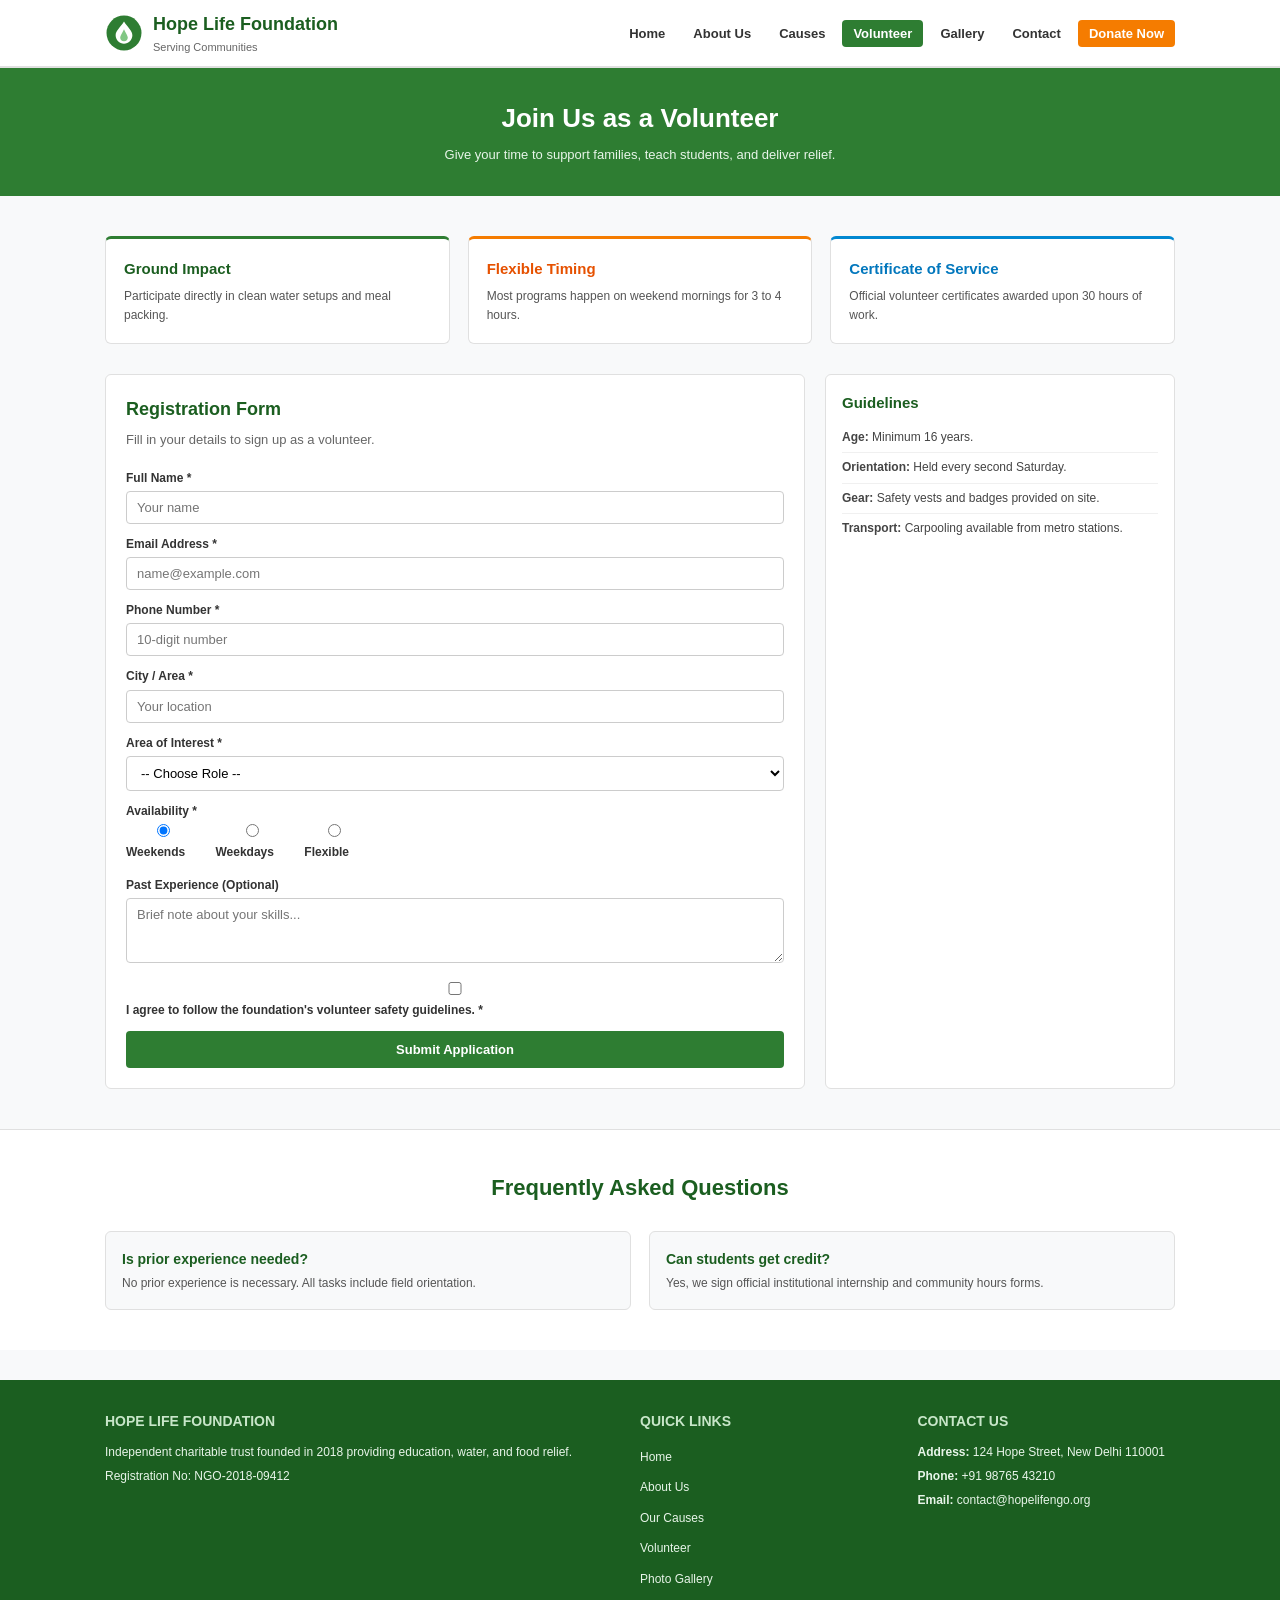
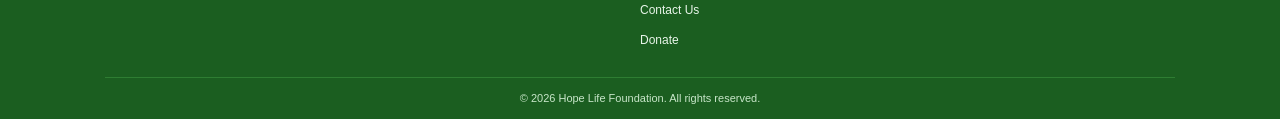
<file: volunteer.html>
<!DOCTYPE html>
<html lang="en">

<head>
  <meta charset="UTF-8">
  <meta name="viewport" content="width=device-width, initial-scale=1.0">
  <title>Volunteer - Hope Life Foundation</title>
  <link rel="stylesheet" href="css/style.css">
</head>

<body>

  <header>
    <div class="nav-container">
      <a href="index.html" class="logo-area">
        <img src="images/logo.svg" alt="Logo">
        <div class="logo-text">
          <h1>Hope Life Foundation</h1>
          <p>Serving Communities</p>
        </div>
      </a>
      <nav>
        <ul>
          <li><a href="index.html">Home</a></li>
          <li><a href="about.html">About Us</a></li>
          <li><a href="causes.html">Causes</a></li>
          <li><a href="volunteer.html" class="active">Volunteer</a></li>
          <li><a href="gallery.html">Gallery</a></li>
          <li><a href="contact.html">Contact</a></li>
          <li><a href="donate.html" class="nav-donate-btn">Donate Now</a></li>
        </ul>
      </nav>
    </div>
  </header>

  <section class="page-header">
    <div class="container">
      <h2>Join Us as a Volunteer</h2>
      <p>Give your time to support families, teach students, and deliver relief.</p>
    </div>
  </section>

  <section class="section-padding">
    <div class="container">

      <div class="grid-3" style="margin-bottom: 30px;">
        <div class="card" style="padding: 18px; border-top: 3px solid #2e7d32;">
          <h4 style="color: #1b5e20; font-size: 15px; margin-bottom: 6px;">Ground Impact</h4>
          <p style="font-size: 12px; color: #555;">Participate directly in clean water setups and meal packing.</p>
        </div>
        <div class="card" style="padding: 18px; border-top: 3px solid #f57c00;">
          <h4 style="color: #e65100; font-size: 15px; margin-bottom: 6px;">Flexible Timing</h4>
          <p style="font-size: 12px; color: #555;">Most programs happen on weekend mornings for 3 to 4 hours.</p>
        </div>
        <div class="card" style="padding: 18px; border-top: 3px solid #0288d1;">
          <h4 style="color: #0277bd; font-size: 15px; margin-bottom: 6px;">Certificate of Service</h4>
          <p style="font-size: 12px; color: #555;">Official volunteer certificates awarded upon 30 hours of work.</p>
        </div>
      </div>

      <div class="donate-layout">
        <div class="form-box">
          <h3 style="font-size: 18px; color: #1b5e20; margin-bottom: 6px;">Registration Form</h3>
          <p style="font-size: 13px; color: #666; margin-bottom: 18px;">Fill in your details to sign up as a volunteer.
          </p>

          <form id="volunteerForm" novalidate>
            <div class="form-group">
              <label for="volName">Full Name *</label>
              <input type="text" id="volName" placeholder="Your name" required>
              <div id="volNameError" class="field-error">Please enter at least 3 characters.</div>
            </div>

            <div class="form-group">
              <label for="volEmail">Email Address *</label>
              <input type="email" id="volEmail" placeholder="name@example.com" required>
              <div id="volEmailError" class="field-error">Please enter a valid email address.</div>
            </div>

            <div class="form-group">
              <label for="volPhone">Phone Number *</label>
              <input type="tel" id="volPhone" placeholder="10-digit number" required>
              <div id="volPhoneError" class="field-error">Please enter a valid 10-digit phone number.</div>
            </div>

            <div class="form-group">
              <label for="volCity">City / Area *</label>
              <input type="text" id="volCity" placeholder="Your location" required>
              <div id="volCityError" class="field-error">Please enter your city or area.</div>
            </div>

            <div class="form-group">
              <label for="volRole">Area of Interest *</label>
              <select id="volRole" required>
                <option value="">-- Choose Role --</option>
                <option value="teaching">Weekend Child Tutoring</option>
                <option value="food">Community Food Packaging</option>
                <option value="medical">Rural Health Camp Assistant</option>
                <option value="water">Clean Water Field Support</option>
              </select>
              <div id="volRoleError" class="field-error">Please select a preferred role.</div>
            </div>

            <div class="form-group">
              <label>Availability *</label>
              <div class="radio-group">
                <label class="radio-option">
                  <input type="radio" name="availability" value="weekends" checked> Weekends
                </label>
                <label class="radio-option">
                  <input type="radio" name="availability" value="weekdays"> Weekdays
                </label>
                <label class="radio-option">
                  <input type="radio" name="availability" value="both"> Flexible
                </label>
              </div>
            </div>

            <div class="form-group">
              <label for="volNotes">Past Experience (Optional)</label>
              <textarea id="volNotes" rows="2" placeholder="Brief note about your skills..."></textarea>
            </div>

            <div class="form-group">
              <label class="checkbox-option">
                <input type="checkbox" id="volTerms">
                <span>I agree to follow the foundation's volunteer safety guidelines. *</span>
              </label>
              <div id="volTermsError" class="field-error">You must accept the terms to continue.</div>
            </div>

            <button type="submit" class="btn btn-secondary btn-block" style="padding: 11px;">Submit Application</button>
            <div id="volunteerSuccess" class="status-message status-success"></div>
          </form>
        </div>

        <div class="sidebar-info">
          <h4>Guidelines</h4>
          <ul class="sidebar-list">
            <li><strong>Age:</strong> Minimum 16 years.</li>
            <li><strong>Orientation:</strong> Held every second Saturday.</li>
            <li><strong>Gear:</strong> Safety vests and badges provided on site.</li>
            <li><strong>Transport:</strong> Carpooling available from metro stations.</li>
          </ul>
        </div>
      </div>

    </div>
  </section>

  <section class="section-padding" style="background: #fff; border-top: 1px solid #e0e0e0;">
    <div class="container">
      <div class="section-title">
        <h3>Frequently Asked Questions</h3>
      </div>

      <div class="grid-2">
        <div style="background: #f8f9fa; padding: 16px; border-radius: 6px; border: 1px solid #e0e0e0;">
          <h4 style="font-size: 14px; color: #1b5e20; margin-bottom: 4px;">Is prior experience needed?</h4>
          <p style="font-size: 12px; color: #555;">No prior experience is necessary. All tasks include field
            orientation.</p>
        </div>
        <div style="background: #f8f9fa; padding: 16px; border-radius: 6px; border: 1px solid #e0e0e0;">
          <h4 style="font-size: 14px; color: #1b5e20; margin-bottom: 4px;">Can students get credit?</h4>
          <p style="font-size: 12px; color: #555;">Yes, we sign official institutional internship and community hours
            forms.</p>
        </div>
      </div>
    </div>
  </section>

  <footer>
    <div class="container">
      <div class="footer-grid">
        <div class="footer-col">
          <h4>Hope Life Foundation</h4>
          <p>Independent charitable trust founded in 2018 providing education, water, and food relief.</p>
          <p>Registration No: NGO-2018-09412</p>
        </div>

        <div class="footer-col">
          <h4>Quick Links</h4>
          <ul class="footer-links">
            <li><a href="index.html">Home</a></li>
            <li><a href="about.html">About Us</a></li>
            <li><a href="causes.html">Our Causes</a></li>
            <li><a href="volunteer.html">Volunteer</a></li>
            <li><a href="gallery.html">Photo Gallery</a></li>
            <li><a href="contact.html">Contact Us</a></li>
            <li><a href="donate.html">Donate</a></li>
          </ul>
        </div>

        <div class="footer-col">
          <h4>Contact Us</h4>
          <p><strong>Address:</strong> 124 Hope Street, New Delhi 110001</p>
          <p><strong>Phone:</strong> +91 98765 43210</p>
          <p><strong>Email:</strong> contact@hopelifengo.org</p>
        </div>
      </div>

      <div class="footer-bottom">
        <p>&copy; 2026 Hope Life Foundation. All rights reserved.</p>
      </div>
    </div>
  </footer>

  <script src="js/script.js"></script>
</body>

</html>
</file>
<file: css/style.css>
* { margin: 0; padding: 0; box-sizing: border-box; }
body { font-family: Arial, Helvetica, sans-serif; line-height: 1.6; color: #333; background: #f8f9fa; }
.container { width: 90%; max-width: 1100px; margin: 0 auto; padding: 0 15px; }

header { background: #fff; border-bottom: 2px solid #e0e0e0; position: sticky; top: 0; z-index: 100; }
.nav-container { display: flex; justify-content: space-between; align-items: center; padding: 10px 15px; max-width: 1100px; margin: 0 auto; }
.logo-area { display: flex; align-items: center; gap: 10px; text-decoration: none; color: #1b5e20; }
.logo-area img { width: 38px; height: 38px; }
.logo-text h1 { font-size: 18px; color: #1b5e20; }
.logo-text p { font-size: 11px; color: #666; }

nav ul { list-style: none; display: flex; gap: 6px; align-items: center; }
nav ul li a { text-decoration: none; color: #333; font-size: 13px; font-weight: 600; padding: 6px 11px; border-radius: 4px; transition: 0.2s; }
nav ul li a:hover { background: #e8f5e9; color: #2e7d32; }
nav ul li a.active { background: #2e7d32; color: #fff; }
nav ul li a.nav-donate-btn { background: #f57c00; color: #fff; }
nav ul li a.nav-donate-btn:hover, nav ul li a.nav-donate-btn.active { background: #e65100; }

.page-header { background: #2e7d32; color: #fff; padding: 30px 15px; text-align: center; }
.page-header h2 { font-size: 26px; margin-bottom: 5px; }
.page-header p { font-size: 13px; color: #e8f5e9; }

.hero { background: #e8f5e9; border-bottom: 1px solid #c8e6c9; padding: 45px 0; }
.hero-content { display: flex; align-items: center; gap: 25px; }
.hero-text { flex: 1; }
.hero-text h2 { font-size: 30px; color: #1b5e20; line-height: 1.25; margin-bottom: 12px; }
.hero-text p { font-size: 14px; color: #444; margin-bottom: 18px; }
.hero-buttons { display: flex; gap: 10px; flex-wrap: wrap; }
.hero-image { flex: 1; text-align: center; }
.hero-image img { max-width: 100%; border-radius: 6px; }

.btn { display: inline-block; font-size: 13px; font-weight: bold; padding: 8px 18px; text-decoration: none; border-radius: 4px; border: none; cursor: pointer; text-align: center; }
.btn-primary { background: #f57c00; color: #fff; }
.btn-primary:hover { background: #e65100; }
.btn-secondary { background: #2e7d32; color: #fff; }
.btn-secondary:hover { background: #1b5e20; }
.btn-outline { background: transparent; color: #2e7d32; border: 2px solid #2e7d32; }
.btn-outline:hover { background: #2e7d32; color: #fff; }
.btn-block { display: block; width: 100%; }

.counters-section { background: #fff; padding: 30px 0; border-bottom: 1px solid #e0e0e0; }
.counters-grid { display: grid; grid-template-columns: repeat(4, 1fr); gap: 15px; text-align: center; }
.counter-card { padding: 15px 10px; border-radius: 6px; background: #f9fbf9; border: 1px solid #e8f5e9; }
.counter-number { font-size: 28px; font-weight: bold; color: #2e7d32; display: block; margin-bottom: 2px; }
.counter-label { font-size: 12px; color: #555; font-weight: 600; }

.section-padding { padding: 40px 0; }
.section-title { text-align: center; margin-bottom: 25px; }
.section-title h3 { font-size: 22px; color: #1b5e20; margin-bottom: 5px; }
.section-title p { font-size: 13px; color: #666; }

.grid-3 { display: grid; grid-template-columns: repeat(3, 1fr); gap: 18px; }
.grid-2 { display: grid; grid-template-columns: repeat(2, 1fr); gap: 18px; }

.card { background: #fff; border-radius: 6px; border: 1px solid #e0e0e0; overflow: hidden; display: flex; flex-direction: column; }
.card img { width: 100%; height: 180px; object-fit: cover; display: block; }
.card-body { padding: 15px; flex: 1; display: flex; flex-direction: column; }
.card-body h4 { font-size: 16px; color: #2e7d32; margin-bottom: 6px; }
.card-body p { font-size: 13px; color: #555; margin-bottom: 12px; flex: 1; }

.progress-box { margin: 10px 0; }
.progress-info { display: flex; justify-content: space-between; font-size: 12px; font-weight: bold; color: #444; margin-bottom: 4px; }
.progress-track { background: #e0e0e0; border-radius: 6px; height: 11px; overflow: hidden; }
.progress-fill { background: #2e7d32; height: 100%; width: 0%; border-radius: 6px; transition: width 0.8s ease-in-out; }
.progress-fill.urgent { background: #f57c00; }

.donate-layout { display: grid; grid-template-columns: 2fr 1fr; gap: 20px; }
.form-box { background: #fff; border: 1px solid #e0e0e0; border-radius: 6px; padding: 20px; }
.form-step { margin-bottom: 16px; padding-bottom: 14px; border-bottom: 1px solid #eee; }
.form-step:last-child { border-bottom: none; margin-bottom: 0; padding-bottom: 0; }
.form-step h4 { font-size: 14px; color: #1b5e20; margin-bottom: 8px; }

.quick-amounts { display: flex; flex-wrap: wrap; gap: 8px; margin-bottom: 10px; }
.quick-btn { flex: 1; min-width: 60px; padding: 7px 10px; font-size: 13px; font-weight: bold; background: #fff; border: 2px solid #2e7d32; color: #2e7d32; border-radius: 4px; cursor: pointer; text-align: center; }
.quick-btn:hover { background: #e8f5e9; }
.quick-btn.active { background: #2e7d32; color: #fff; }

.form-group { margin-bottom: 11px; }
.form-group label { display: block; font-size: 12px; font-weight: 600; margin-bottom: 3px; }
.form-group input, .form-group select, .form-group textarea { width: 100%; padding: 8px 10px; font-size: 13px; border: 1px solid #ccc; border-radius: 4px; background: #fff; font-family: inherit; }
.form-group input:focus, .form-group select:focus, .form-group textarea:focus { outline: none; border-color: #2e7d32; }
.form-group textarea { resize: vertical; min-height: 65px; }

.radio-group { display: flex; gap: 14px; flex-wrap: wrap; }
.radio-option, .checkbox-option { display: flex; align-items: center; gap: 5px; font-size: 12px; cursor: pointer; }
.field-error { color: #d32f2f; font-size: 11px; margin-top: 2px; display: none; }
.input-invalid { border-color: #d32f2f !important; background: #ffebee !important; }

.status-message { padding: 10px 12px; border-radius: 4px; margin-top: 12px; display: none; font-size: 13px; }
.status-success { background: #e8f5e9; border: 1px solid #a5d6a7; color: #1b5e20; }
.status-error { background: #ffebee; border: 1px solid #ffcdd2; color: #c62828; }

.receipt-box { background: #f1f8e9; border: 2px dashed #689f38; border-radius: 6px; padding: 14px; margin-top: 15px; display: none; }
.receipt-box h4 { color: #2e7d32; margin-bottom: 6px; font-size: 14px; }
.receipt-details p { font-size: 12px; margin-bottom: 3px; }

.sidebar-info { background: #fff; border: 1px solid #e0e0e0; border-radius: 6px; padding: 16px; }
.sidebar-info h4 { color: #1b5e20; font-size: 15px; margin-bottom: 8px; }
.sidebar-info p { font-size: 12px; color: #555; margin-bottom: 10px; }
.sidebar-list { list-style: none; font-size: 12px; }
.sidebar-list li { padding: 5px 0; border-bottom: 1px solid #f0f0f0; color: #444; }
.sidebar-list li:last-child { border-bottom: none; }

.gallery-filters { display: flex; justify-content: center; gap: 6px; margin-bottom: 20px; flex-wrap: wrap; }
.filter-btn { padding: 5px 12px; background: #fff; border: 1px solid #ccc; border-radius: 18px; font-size: 12px; font-weight: 600; color: #444; cursor: pointer; }
.filter-btn:hover, .filter-btn.active { background: #2e7d32; border-color: #2e7d32; color: #fff; }

.gallery-grid { display: grid; grid-template-columns: repeat(4, 1fr); gap: 14px; }
.gallery-item { background: #fff; border: 1px solid #e0e0e0; border-radius: 6px; overflow: hidden; cursor: pointer; transition: 0.2s; }
.gallery-item:hover { transform: translateY(-2px); box-shadow: 0 4px 10px rgba(0, 0, 0, 0.08); }
.gallery-item img { width: 100%; height: 150px; object-fit: cover; display: block; }
.gallery-caption { padding: 8px; }
.gallery-caption h5 { font-size: 12px; color: #2e7d32; margin-bottom: 2px; }
.gallery-caption span { font-size: 10px; color: #777; display: block; }

.lightbox-modal { position: fixed; top: 0; left: 0; width: 100%; height: 100%; background: rgba(0, 0, 0, 0.88); display: none; justify-content: center; align-items: center; z-index: 1000; padding: 15px; }
.lightbox-modal.show { display: flex; }
.lightbox-container { max-width: 650px; width: 100%; background: #fff; border-radius: 6px; overflow: hidden; position: relative; }
.lightbox-header { display: flex; justify-content: space-between; align-items: center; padding: 8px 12px; background: #f5f5f5; border-bottom: 1px solid #e0e0e0; }
.lightbox-header span { font-size: 12px; font-weight: bold; color: #555; }
.lightbox-close { background: none; border: none; font-size: 20px; font-weight: bold; cursor: pointer; line-height: 1; }
.lightbox-close:hover { color: #d32f2f; }
.lightbox-image-box { position: relative; background: #111; text-align: center; min-height: 280px; display: flex; align-items: center; justify-content: center; }
.lightbox-image-box img { max-width: 100%; max-height: 400px; display: block; }
.lightbox-nav { position: absolute; top: 50%; transform: translateY(-50%); background: rgba(0, 0, 0, 0.5); color: #fff; border: none; font-size: 16px; font-weight: bold; padding: 8px 12px; cursor: pointer; }
.lightbox-nav:hover { background: rgba(0, 0, 0, 0.85); }
.lightbox-prev { left: 0; border-radius: 0 4px 4px 0; }
.lightbox-next { right: 0; border-radius: 4px 0 0 4px; }
.lightbox-caption-box { padding: 10px 14px; background: #fff; }
.lightbox-caption-box h4 { font-size: 14px; color: #1b5e20; margin-bottom: 2px; }
.lightbox-caption-box p { font-size: 12px; color: #666; }

.about-text-box { background: #fff; border: 1px solid #e0e0e0; border-radius: 6px; padding: 18px; margin-bottom: 16px; }
.about-text-box h4 { font-size: 16px; color: #1b5e20; margin-bottom: 8px; }
.about-text-box p { font-size: 13px; color: #555; margin-bottom: 8px; }

.team-card { background: #fff; border: 1px solid #e0e0e0; border-radius: 6px; padding: 16px; text-align: center; }
.team-card img { width: 75px; height: 75px; border-radius: 50%; margin: 0 auto 8px; display: block; }
.team-card h5 { font-size: 14px; color: #1b5e20; margin-bottom: 2px; }
.team-card .role { font-size: 11px; font-weight: bold; color: #f57c00; text-transform: uppercase; margin-bottom: 5px; display: block; }
.team-card p { font-size: 12px; color: #666; }

.simple-table { width: 100%; border-collapse: collapse; background: #fff; }
.simple-table th, .simple-table td { border: 1px solid #ddd; padding: 8px 10px; text-align: left; font-size: 12px; }
.simple-table th { background: #e8f5e9; color: #1b5e20; }
.simple-table tr:nth-child(even) { background: #f9f9f9; }

.contact-grid { display: grid; grid-template-columns: 1fr 1fr; gap: 16px; }
.contact-card { background: #fff; border: 1px solid #e0e0e0; border-radius: 6px; padding: 18px; }
.contact-card h4 { font-size: 16px; color: #1b5e20; margin-bottom: 10px; }
.contact-item { margin-bottom: 10px; }
.contact-item strong { display: block; font-size: 12px; color: #2e7d32; }
.contact-item span { font-size: 12px; color: #555; }

footer { background: #1b5e20; color: #fff; padding-top: 30px; margin-top: 30px; }
.footer-grid { display: grid; grid-template-columns: 2fr 1fr 1fr; gap: 20px; padding-bottom: 20px; }
.footer-col h4 { font-size: 14px; margin-bottom: 10px; color: #c8e6c9; text-transform: uppercase; }
.footer-col p { font-size: 12px; color: #e8f5e9; line-height: 1.5; margin-bottom: 6px; }
.footer-links { list-style: none; }
.footer-links li { margin-bottom: 5px; }
.footer-links li a { color: #e8f5e9; text-decoration: none; font-size: 12px; }
.footer-links li a:hover { color: #fff; text-decoration: underline; }
.footer-bottom { border-top: 1px solid #2e7d32; text-align: center; padding: 12px 0; font-size: 11px; color: #c8e6c9; }

@media (max-width: 900px) {
  .counters-grid, .grid-3, .gallery-grid { grid-template-columns: repeat(2, 1fr); }
  .donate-layout, .footer-grid { grid-template-columns: 1fr; }
}

@media (max-width: 650px) {
  .nav-container { flex-direction: column; gap: 8px; text-align: center; }
  nav ul { flex-wrap: wrap; justify-content: center; gap: 4px; }
  nav ul li a { font-size: 11px; padding: 4px 7px; }
  .hero-content { flex-direction: column; text-align: center; }
  .hero-buttons { justify-content: center; }
  .counters-grid, .grid-3, .grid-2, .contact-grid, .gallery-grid { grid-template-columns: 1fr; }
}
</file>
